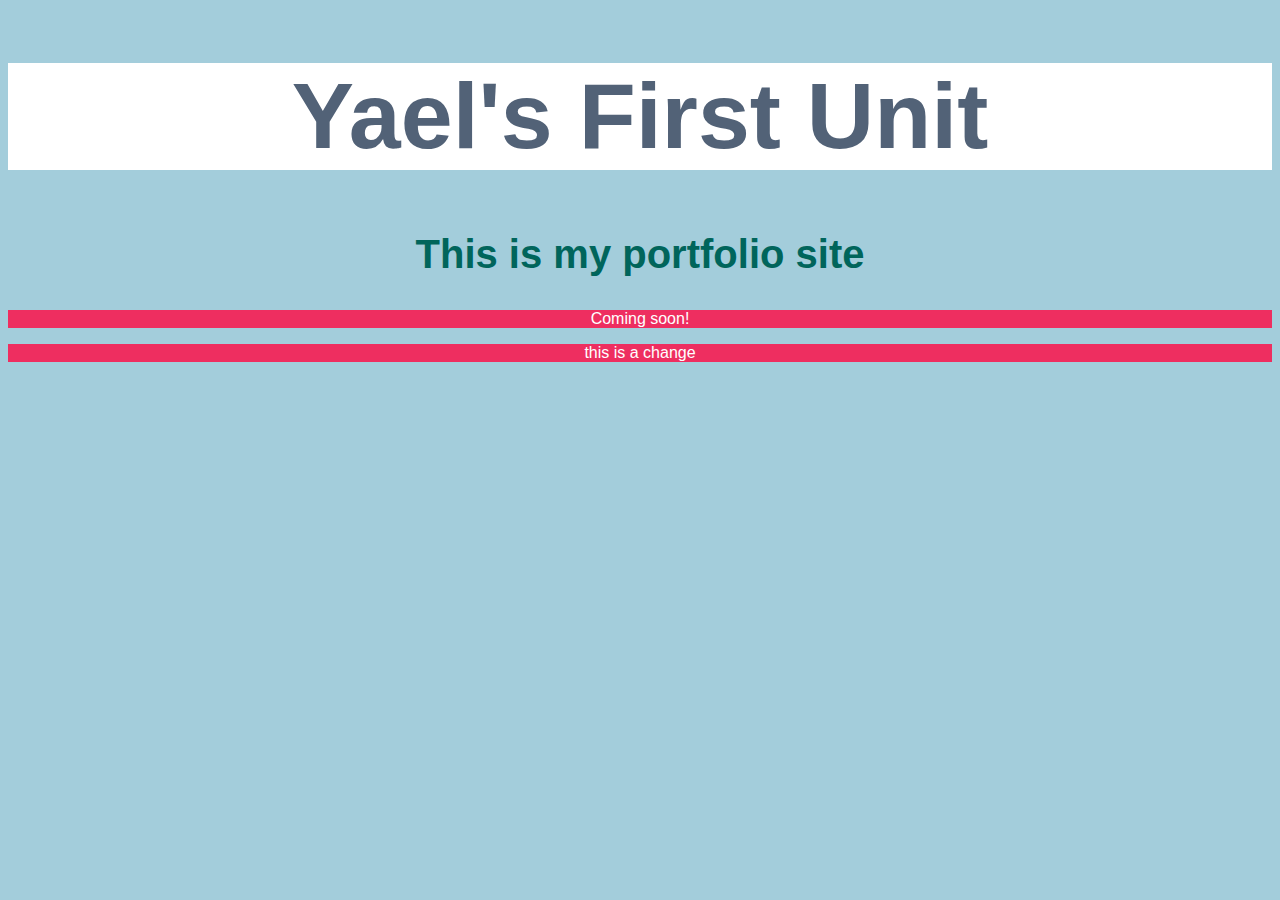
<file: unit_1/index.html>
<!DOCTYPE html>
<html>
<head>
	<link rel="stylesheet" type="text/css" href="css/style.css"> 
	<title>Yael Tur-Shalom</title>
	<meta charset="utf-8">
</head>
<body>
	<h1>Yael's First Unit</h1>
	<h2>This is my portfolio site</h2>
	<p>Coming soon!</p>
	<p>this is a change</p>
</body>
</html>
</file>
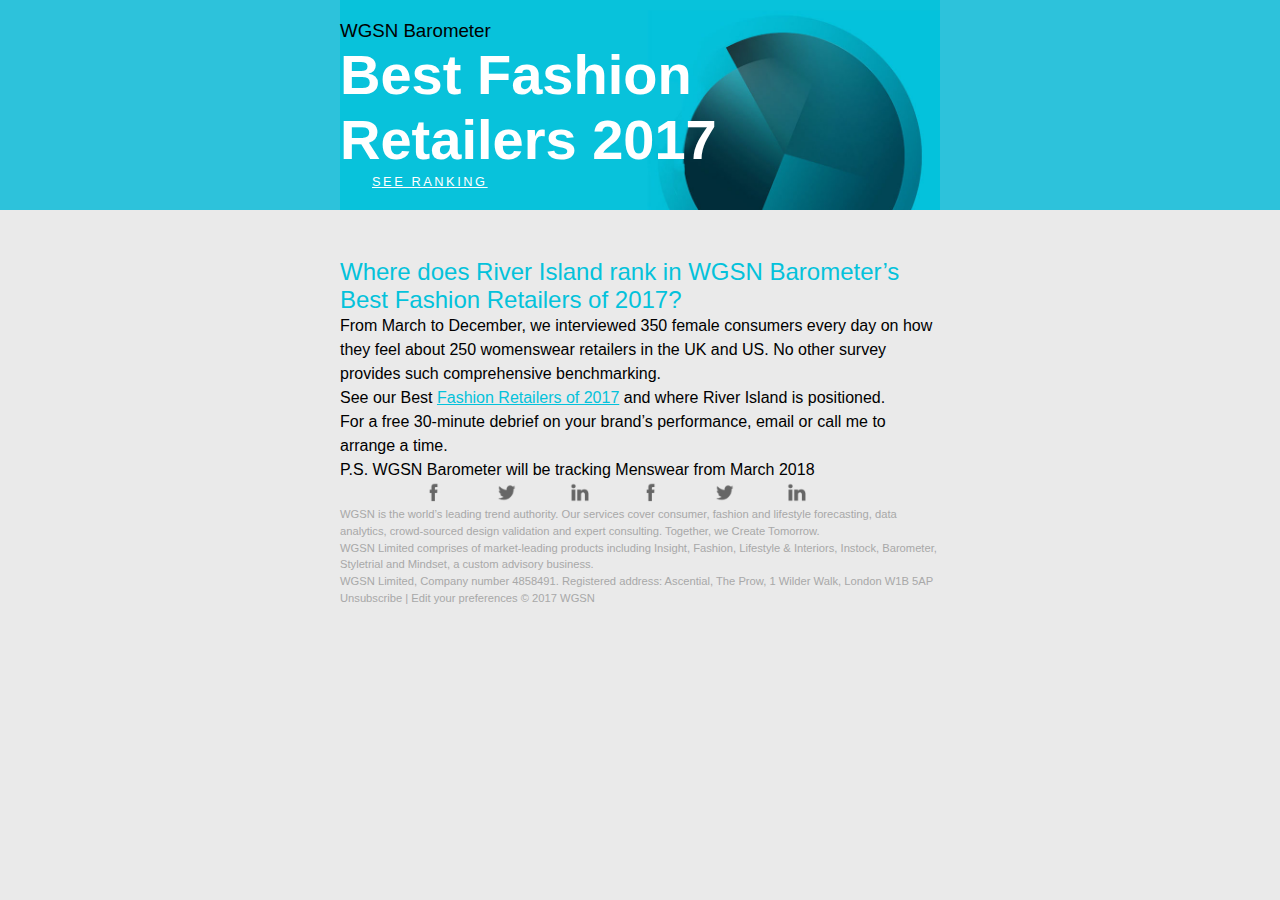
<file: unit_10/Best-Fashion-Retailers/index.html>
<!DOCTYPE html>
<html>
<head>

		<!-- Basic Page Needs
		  –––––––––––––––––––––––––––––––––––––––––––––––––– -->
		<meta charset="utf-8">
		<html lang="en">
		<link rel="stylesheet" type="text/css" href="css/style.css">
		<title>Best Fashion Retailers 2017 - winners and losers</title>
		<!--[if lt IE 9]>
	    <script src="bower_components/html5shiv/dist/html5shiv.js"></script>
	    <![endif]-->


		<!-- Mobile Specific Metas
		–––––––––––––––––––––––––––––––––––––––––––––––––– -->
		<meta name="viewport" content="width=device-width, initial-scale=1">

		<!-- FONT
		–––––––––––––––––––––––––––––––––––––––––––––––––– -->
		<link href="//fonts.googleapis.com/css?family=Raleway:400,300,600" rel="stylesheet" type="text/css">

</head>


<body>
	<header>
		<div id="part">
			<h3><strong>WGSN</strong> Barometer</h3>
			<!-- <img src="https://yaelt.github.io/unit_10/Best-Fashion-Retailers/Images/hero.jpg"> -->
			<h1>Best Fashion <br> Retailers 2017</h1>
			<a href="https://lp.wgsn.com/barometer-uk-best-of-fahion-retailer-2017.html?utm_source=marketing-email&utm_medium=email&utm_campaign=barometer-best-of-2017&mkt_tok=eyJpIjoiWmpSaFpXSTVaVGxoTURkaCIsInQiOiJRQ3RPUTNCbGVQT3BFVUI2UldqTVRkbVV2SkNIc1B3aHltZG1Geng0MDB2eDNpbkl5OGRoUjZXUjJNY2FpT0xCRkZ0SDA4bEg2eGJuTEJPUjRxbnZYQT09In0%3D" title="Best UK Fashion Retailers 2017" alt="Best UK Fashion Retailers 2017" target="_blank">See Ranking</a>
		</div>
	</header>
	<main>
		<h2>Where does River Island rank in WGSN Barometer’s Best Fashion Retailers of 2017?</h2>
		
		<p> From March to December, we interviewed 350 female consumers every day on how they feel about 250 womenswear retailers in the UK and US. No other survey provides such comprehensive benchmarking.</p>

		<p>See our Best <a href="https://lp.wgsn.com/barometer-uk-best-of-fahion-retailer-2017.html?utm_source=marketing-email&utm_medium=email&utm_campaign=barometer-best-of-2017&mkt_tok=eyJpIjoiWmpSaFpXSTVaVGxoTURkaCIsInQiOiJRQ3RPUTNCbGVQT3BFVUI2UldqTVRkbVV2SkNIc1B3aHltZG1Geng0MDB2eDNpbkl5OGRoUjZXUjJNY2FpT0xCRkZ0SDA4bEg2eGJuTEJPUjRxbnZYQT09In0%3D" title="Best UK Fashion Retailers 2017" alt="Best UK Fashion Retailers 2017" target="_blank">Fashion Retailers of 2017</a> and where River Island is positioned.</p>

		<p>For a free 30-minute debrief on your brand’s performance, email or call me to arrange a time.</p>
		<p>P.S. WGSN Barometer will be tracking Menswear from March 2018</p>

		<div id="social">
			<a href="https://www.facebook.com/WGSNofficial" target="_blank"><img src="Images/facebook.png" alt="facebook" width="20" height="20" border="0"></a>
			<a href="https://twitter.com/wgsn" target="_blank"><img src="Images/twitter.png" alt="twitter" width="20" height="20" border="0"></a>
			<a href="https://www.linkedin.com/company/wgsn/" target="_blank"><img src="Images/linkdin.png" alt="linkdin" width="20" height="20" border="0"></a>
			<a href="https://www.facebook.com/WGSNofficial" target="_blank"><img src="Images/facebook.png" alt="facebook" width="20" height="20" border="0"></a>
			<a href="https://twitter.com/wgsn" target="_blank"><img src="Images/twitter.png" alt="twitter" width="20" height="20" border="0"></a>
			<a href="https://www.linkedin.com/company/wgsn/" target="_blank"><img src="Images/linkdin.png" alt="linkdin" width="20" height="20" border="0"></a>
		</div>


	</main>
	<footer>

		<p>WGSN is the world’s leading trend authority. Our services cover consumer, fashion and lifestyle forecasting, data analytics, crowd-sourced design validation and expert consulting. Together, we Create Tomorrow. 

		<p>WGSN Limited comprises of market-leading products including Insight, Fashion, Lifestyle &amp; Interiors, Instock, Barometer, Styletrial and Mindset, a custom advisory business.</p>

		<p>WGSN Limited, Company number 4858491.
		Registered address: Ascential, The Prow, 1 Wilder Walk, London W1B 5AP</p>

		<p>Unsubscribe | Edit your preferences &copy; 2017 WGSN</p>
	</footer>
	

</body>
</html>
</file>
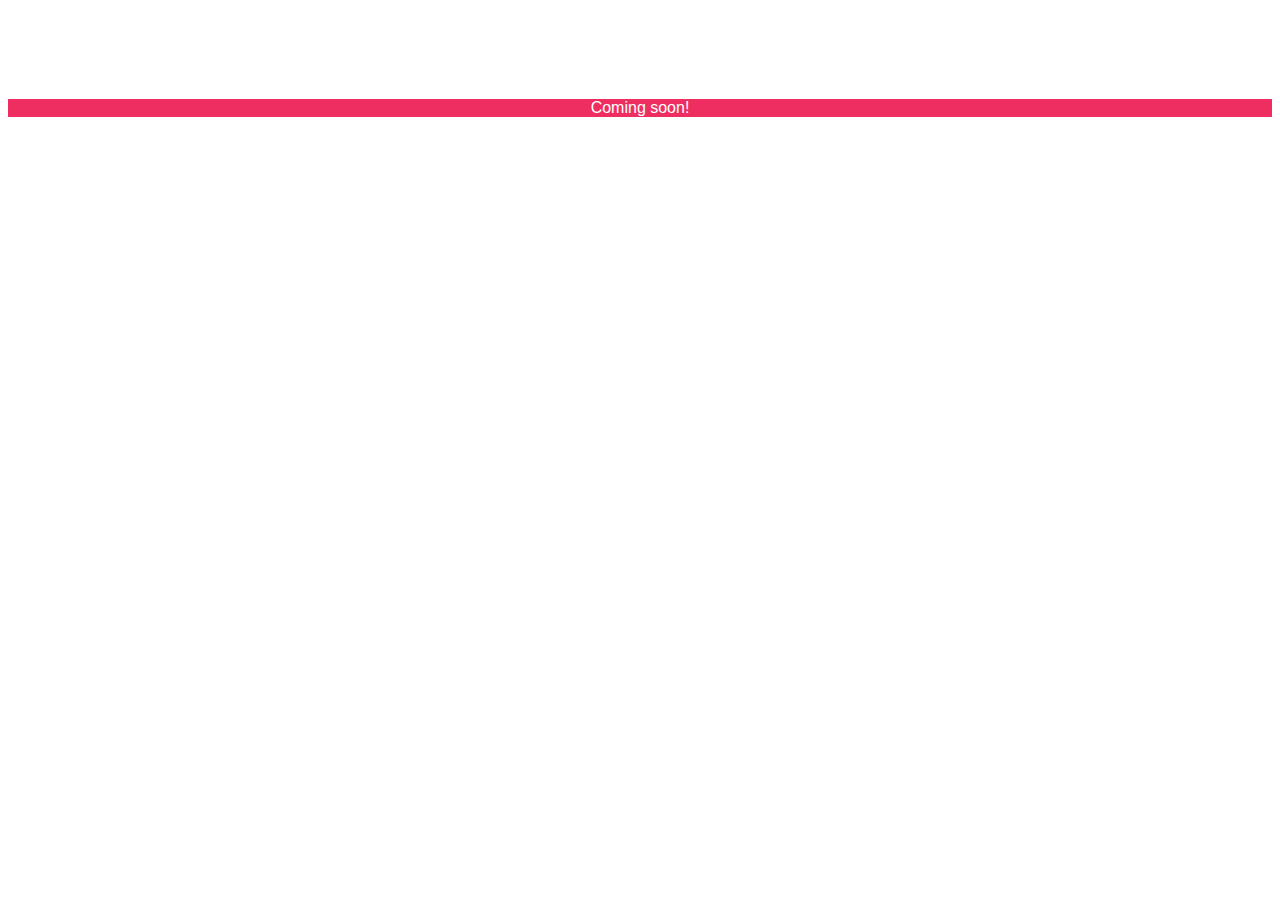
<file: unit_3/YTS/index.html>
<!DOCTYPE html>
<html>
<head>
	<title>Yael Tur-Shalom</title>
	<link rel="stylesheet" type="text/css" href="style.css">
</head>
<body>
	<h1>Yael Tur-Shalom</h1>
	<!-- <h2>This is my portfolio site</h2>  -->
	<p>Coming soon!</p> 

</body>
</html>
</file>
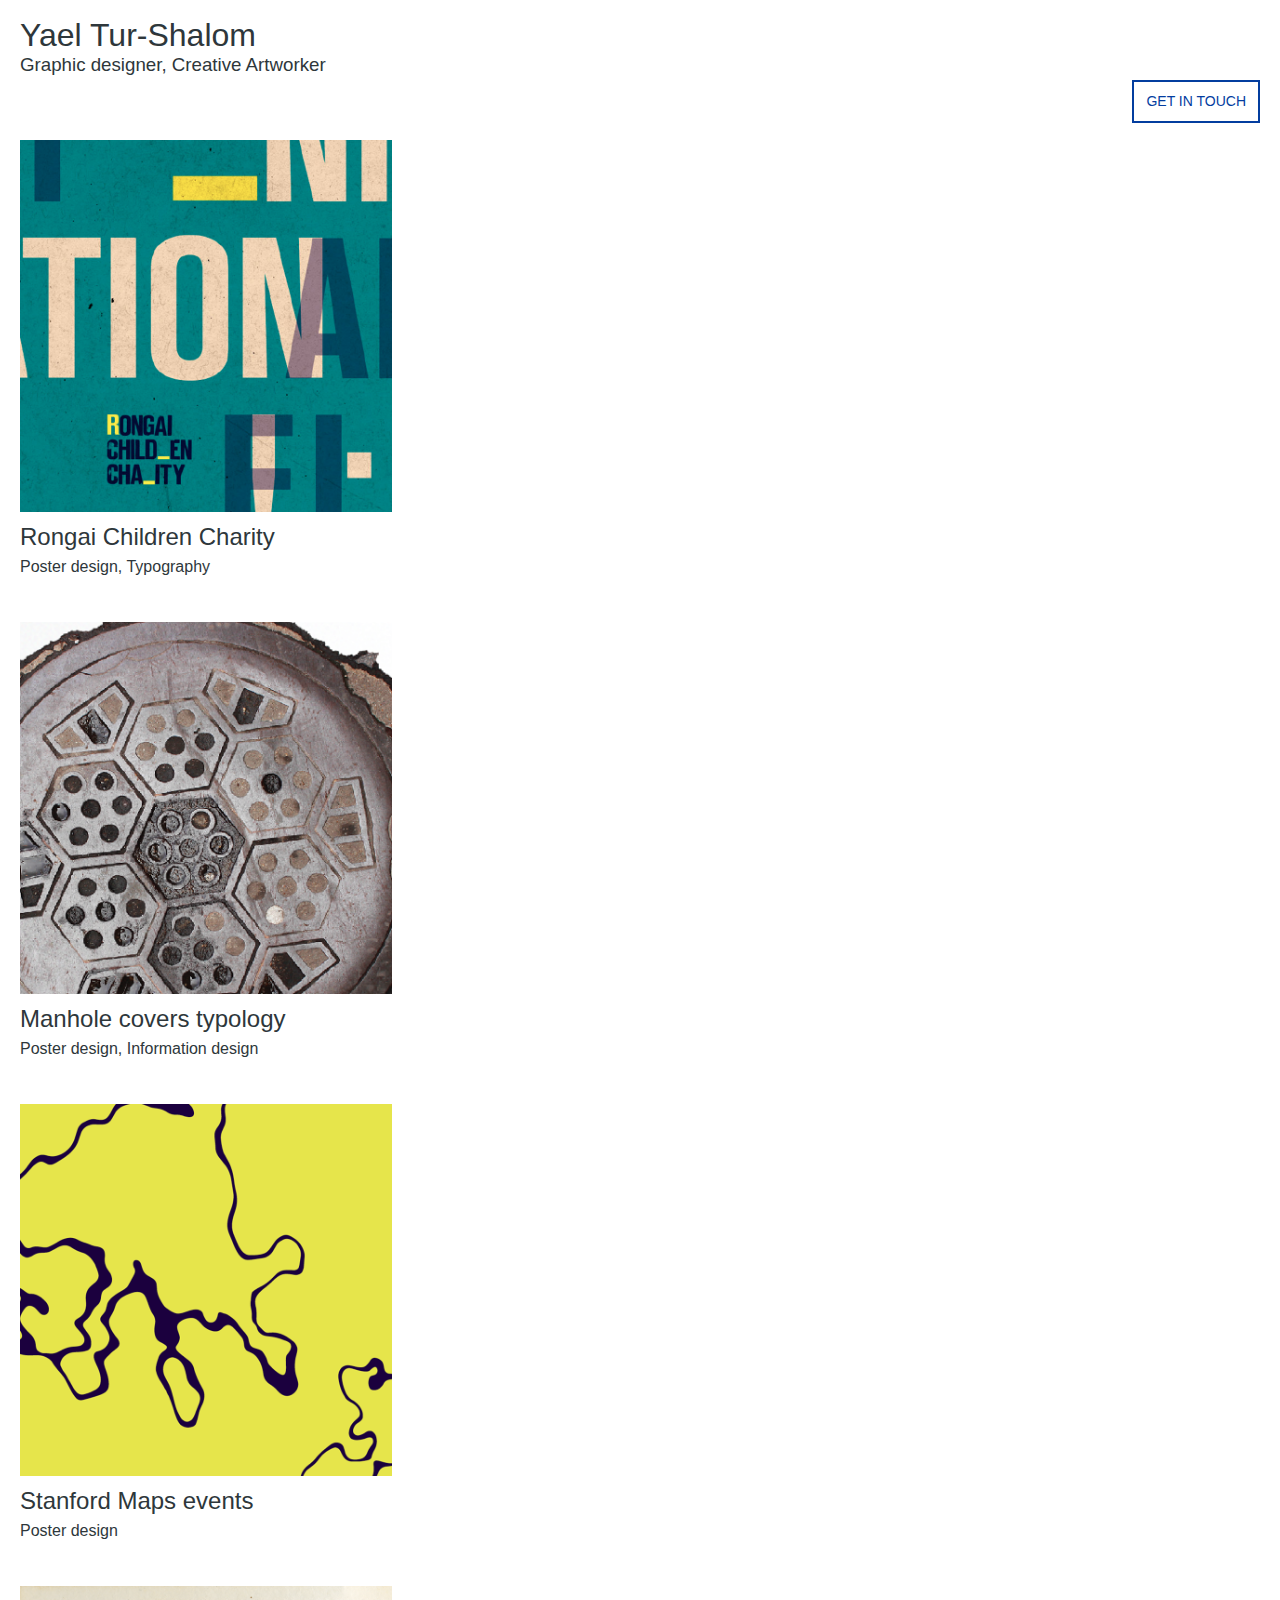
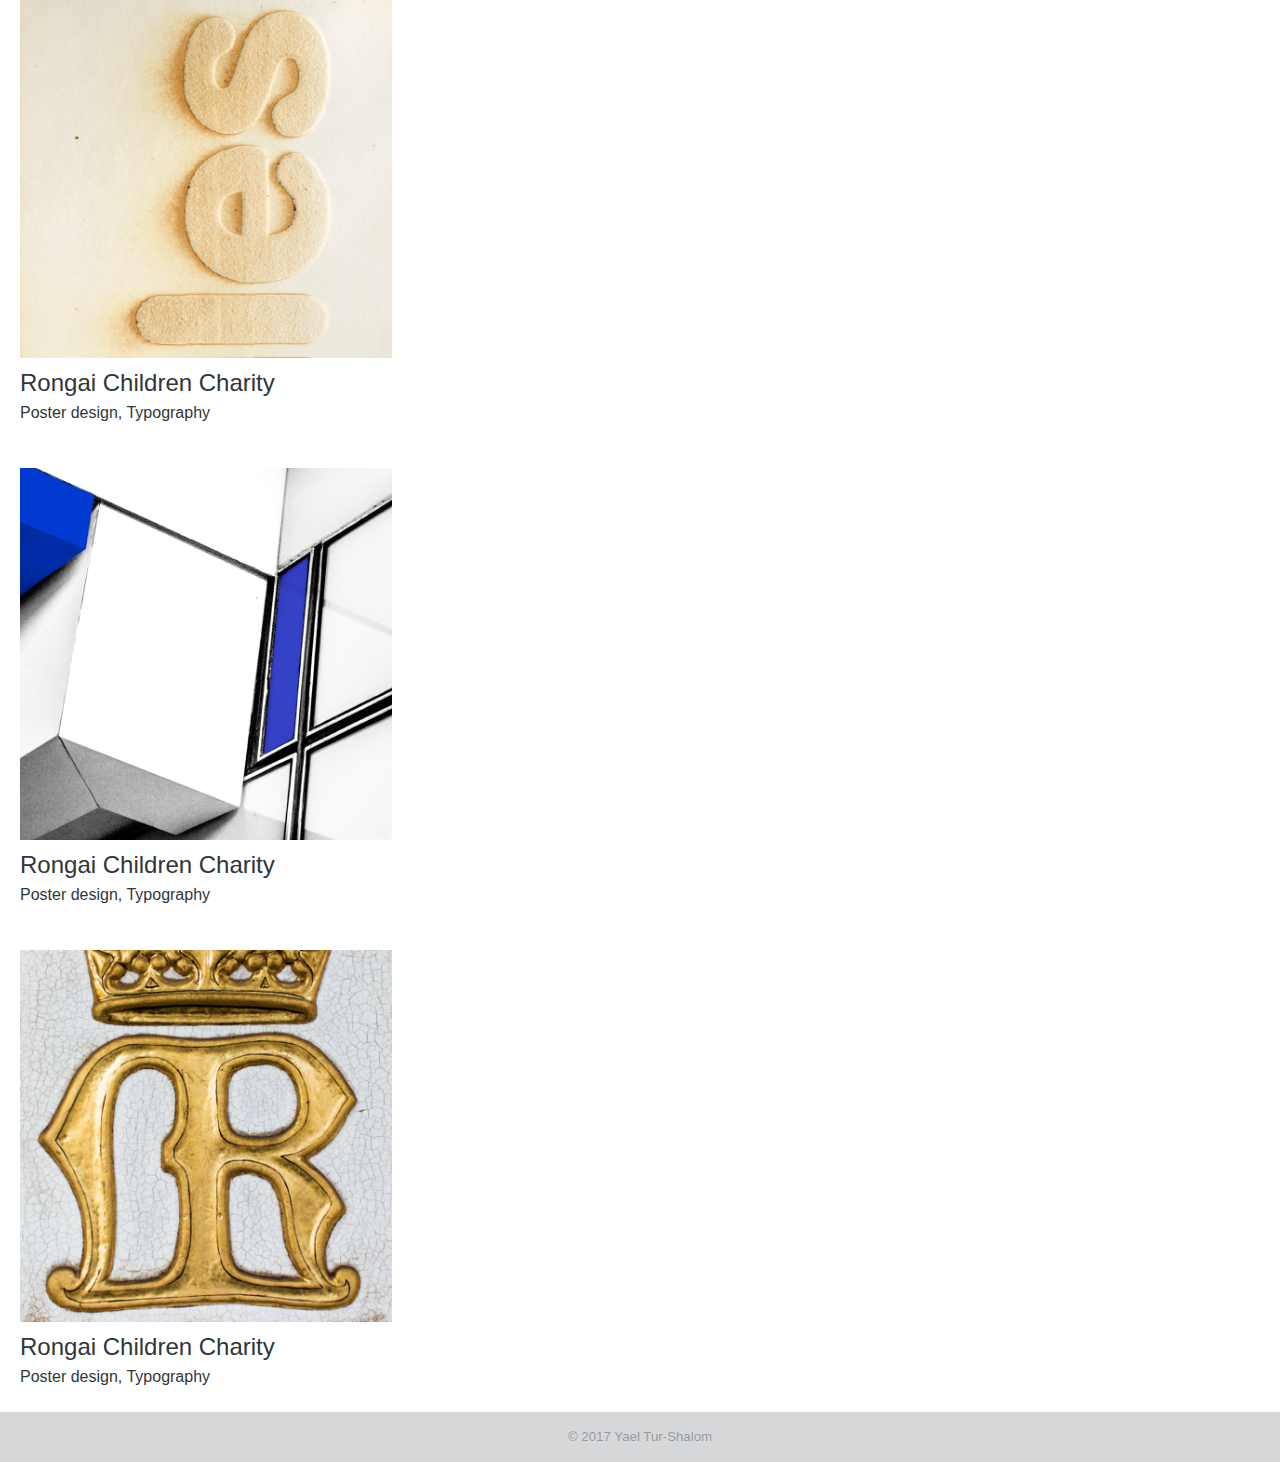
<file: unit_4/YTS/index.html>
<!DOCTYPE html>
<html>
<head>
	<title>Yael Tur-Shalom</title>
	<link rel="stylesheet" type="text/css" href="style.css">
</head>
<body>
<!-- <a href="#">Contact</a> -->
	<div id="wrapper">
		<header>
			<div>
				<H1>Yael Tur-Shalom</H1>
				<h3>Graphic designer, Creative Artworker</H3>
			</div>	

			<div>
				<nav>
					<a href="mailto:ytursha@gmail.com">Get in touch</a>
			</nav>
			</div>
		</header>

		<main>


		<section>
				<img src="images/thumbs/Rongai-Children-Charity_200x200.png" alt="RCC Poster" title="RCC Poster">
				<h2>Rongai Children Charity</h2>
				<P>Poster design, Typography</P>
		</section>		

		<section>
				<img src="images/thumbs/Manhole-covers-typology_200x200.png" alt="Manhole Cover Typology" title="Manhole Cover Typology">
				<h2>Manhole covers typology</h2>
				<P>Poster design, Information design</P>
		</section>		

		<section>

				<img src="images/thumbs/Stanford-Maps-events-posters_200x200.png" alt="Stanford-Maps-events-posters_200x200" title="Stanford Maps Poster">
				<h2>Stanford Maps events</h2>
				<P>Poster design</P>
		</section>

		<section>
				<img src="images/thumbs/Aphorisms_200x200.png" alt="Aphorisms" title="Aphorisms">
				<h2>Rongai Children Charity</h2>
				<P>Poster design, Typography</P>
		</section>		

				
		<section>
				<img src="images/thumbs/UrbanAbstraction_200x200.png" alt="Urban Abstraction" title="Urban Abstraction">
				<h2>Rongai Children Charity</h2>
				<P>Poster design, Typography</P>
		</section>	

				
		<section>
				<img src="images/thumbs/Visualsummary_200x200.png" alt="Visual Summary" title="Visual Summary">
				<h2>Rongai Children Charity</h2>
				<P>Poster design, Typography</P>
		</section>	

		</main>


		<footer>
			 <h5>&copy; 2017 Yael Tur-Shalom</h5>
		</footer>

	</div>

</body>
</html>

<!-- <div class="row"> 
  <div class="column">
    <img src="images/thumbs/r">
    <img src="rocks.jpg">
    <img src="falls2.jpg">
    <img src="paris.jpg">
    <img src="nature.jpg">
    <img src="mist.jpg">
    <img src="paris.jpg">
  </div>
  <div class="column">
    <img src="underwater.jpg">
    <img src="ocean.jpg">
    <img src="wedding.jpg">
    <img src="mountainskies.jpg">
    <img src="rocks.jpg">
    <img src="underwater.jpg">
  </div> 
  <div class="column">
    <img src="wedding.jpg">
    <img src="rocks.jpg">
    <img src="falls2.jpg">
    <img src="paris.jpg">
    <img src="nature.jpg">
    <img src="mist.jpg">
    <img src="paris.jpg">
  </div>
  <div class="column">
    <img src="underwater.jpg">
    <img src="ocean.jpg">
    <img src="wedding.jpg">
    <img src="mountainskies.jpg">
    <img src="rocks.jpg">
    <img src="underwater.jpg">
  </div>
</div>

 -->
</file>
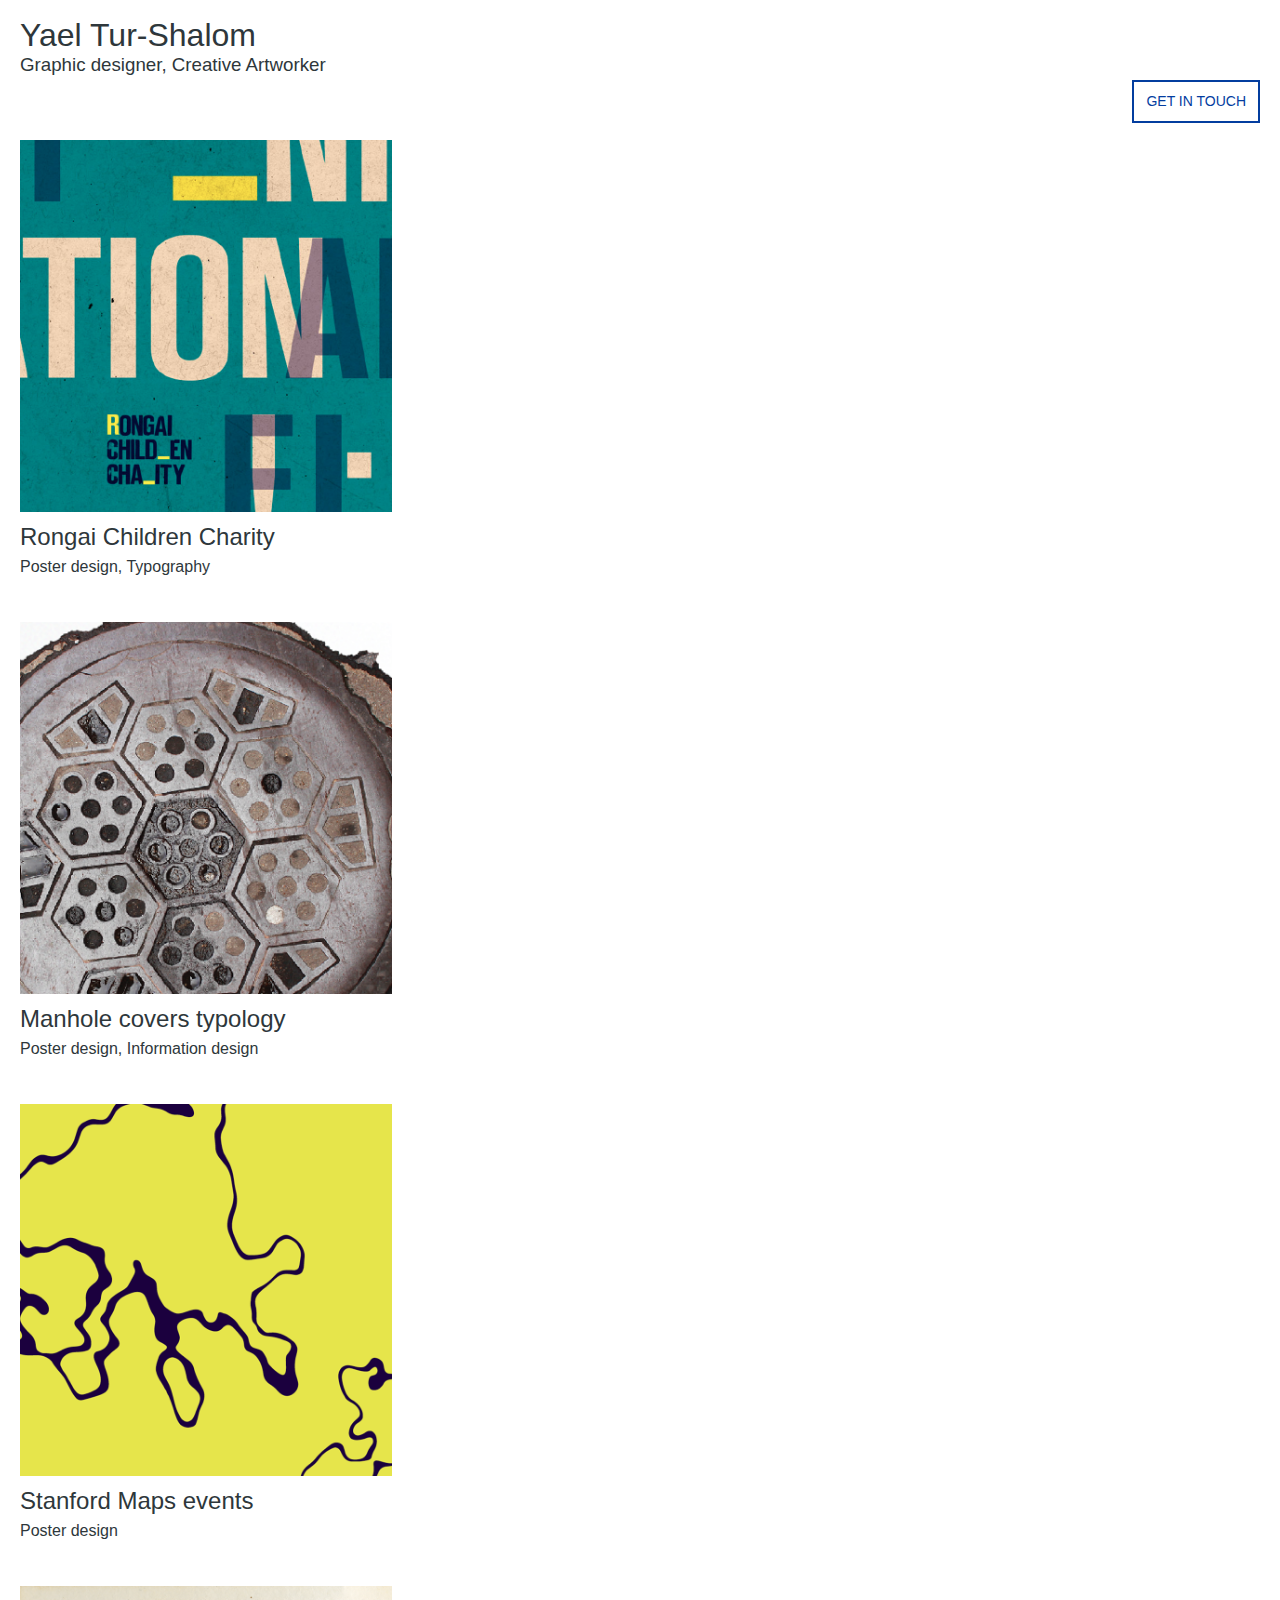
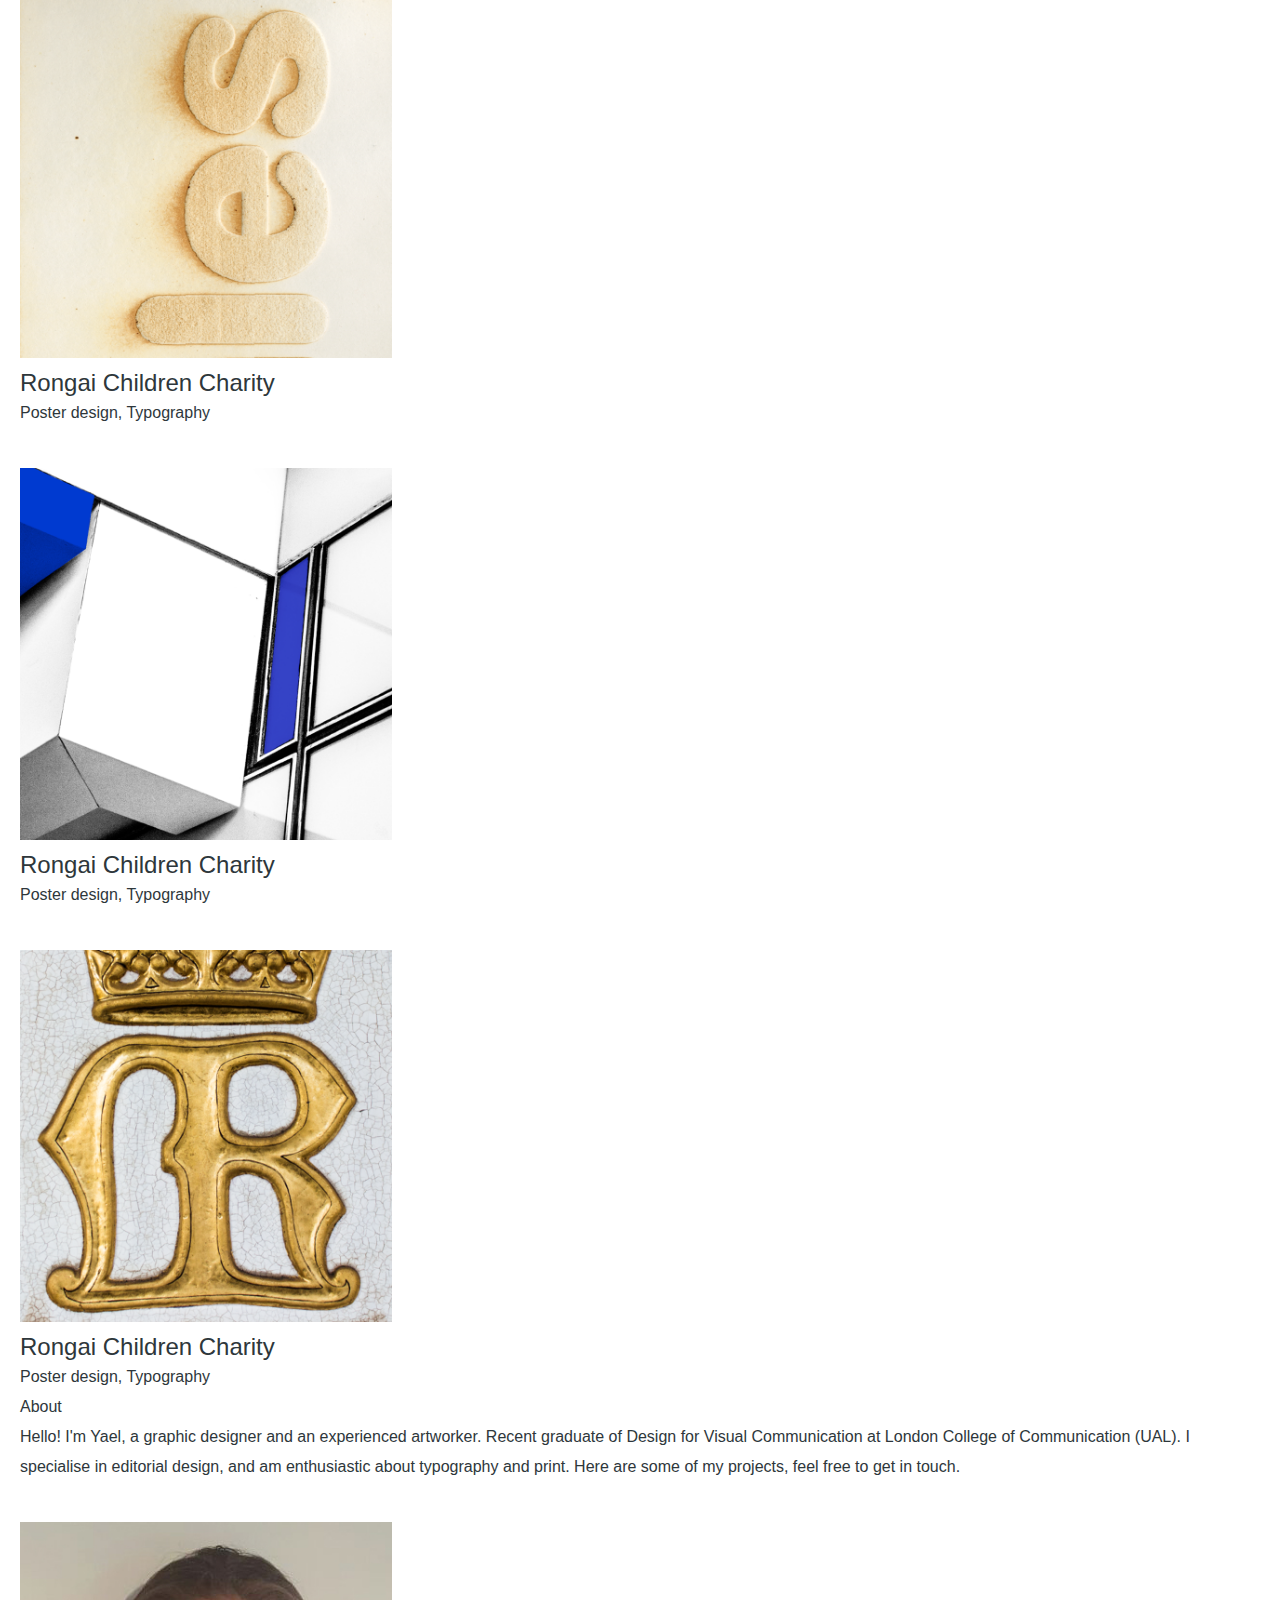
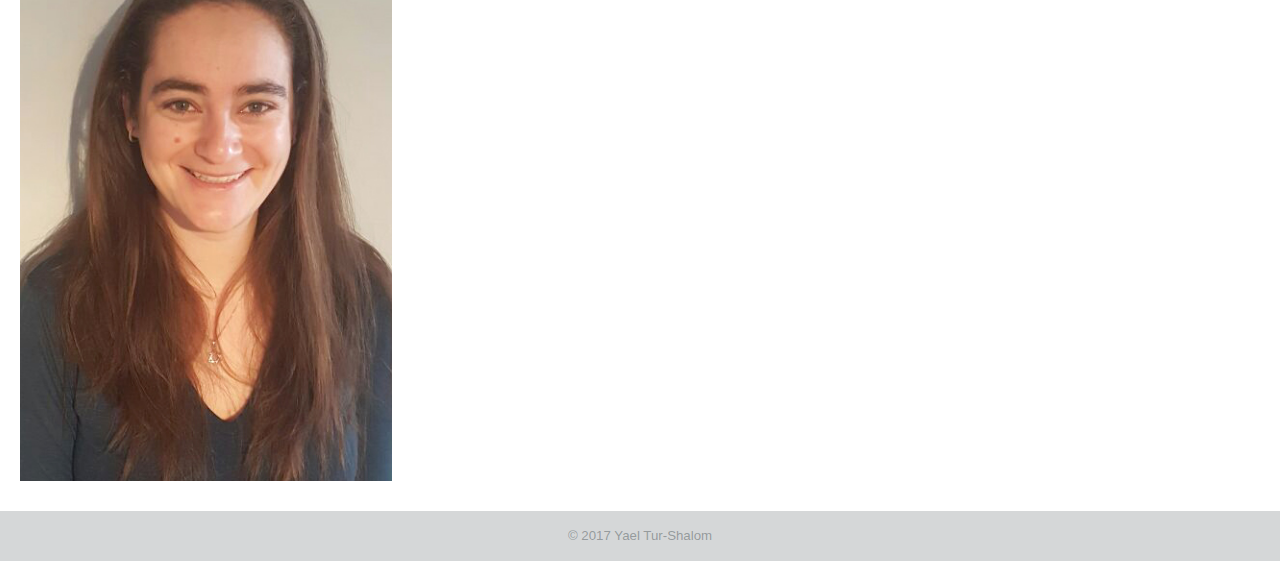
<file: unit_4/YTS2/index.html>
<!DOCTYPE html>
<html>
<head>
	<title>Yael Tur-Shalom</title>
	<link rel="stylesheet" type="text/css" href="style.css">
</head>
<body>
<!-- <a href="#">Contact</a> -->
	<div id="wrapper">
		<header>
			<div>
				<H1>Yael Tur-Shalom</H1>
				<h3>Graphic designer, Creative Artworker</H3>
			</div>	

			<div>
				<nav>
					<a href="mailto:ytursha@gmail.com">Get in touch</a>
			</nav>
			</div>
		</header>

		<main>

			<section id="projects">
				<section>
						<img src="images/thumbs/Rongai-Children-Charity_200x200.png" alt="RCC Poster" title="RCC Poster">
						<h2>Rongai Children Charity</h2>
						<P>Poster design, Typography</P>
				</section>		

				<section>
						<img src="images/thumbs/Manhole-covers-typology_200x200.png" alt="Manhole Cover Typology" title="Manhole Cover Typology">
						<h2>Manhole covers typology</h2>
						<P>Poster design, Information design</P>
				</section>		

				<section>

						<img src="images/thumbs/Stanford-Maps-events-posters_200x200.png" alt="Stanford-Maps-events-posters_200x200" title="Stanford Maps Poster">
						<h2>Stanford Maps events</h2>
						<P>Poster design</P>
				</section>

				<section>
						<img src="images/thumbs/Aphorisms_200x200.png" alt="Aphorisms" title="Aphorisms">
						<h2>Rongai Children Charity</h2>
						<P>Poster design, Typography</P>
				</section>		

						
				<section>
						<img src="images/thumbs/UrbanAbstraction_200x200.png" alt="Urban Abstraction" title="Urban Abstraction">
						<h2>Rongai Children Charity</h2>
						<P>Poster design, Typography</P>
				</section>	

						
				<section>
						<img src="images/thumbs/Visualsummary_200x200.png" alt="Visual Summary" title="Visual Summary">
						<h2>Rongai Children Charity</h2>
						<P>Poster design, Typography</P>
				</section>	
			</section>
			<section id="about me">
				<h4>About</h4>
				<p><b>Hello!</b> I'm Yael, a graphic designer and an experienced artworker. Recent graduate of Design for Visual Communication at London College of Communication (UAL). I specialise in editorial design, and am enthusiastic about typography and print. Here are some of my projects, feel free to get in touch.</p>
				<img src="images/YTScopy.jpg" alt="Yael-picture" title="Yael-picture" width="50px">

			</section>
		</main>


		<footer>
			 <h5>&copy; 2017 Yael Tur-Shalom</h5>
		</footer>

	</div>

</body>
</html>
</file>
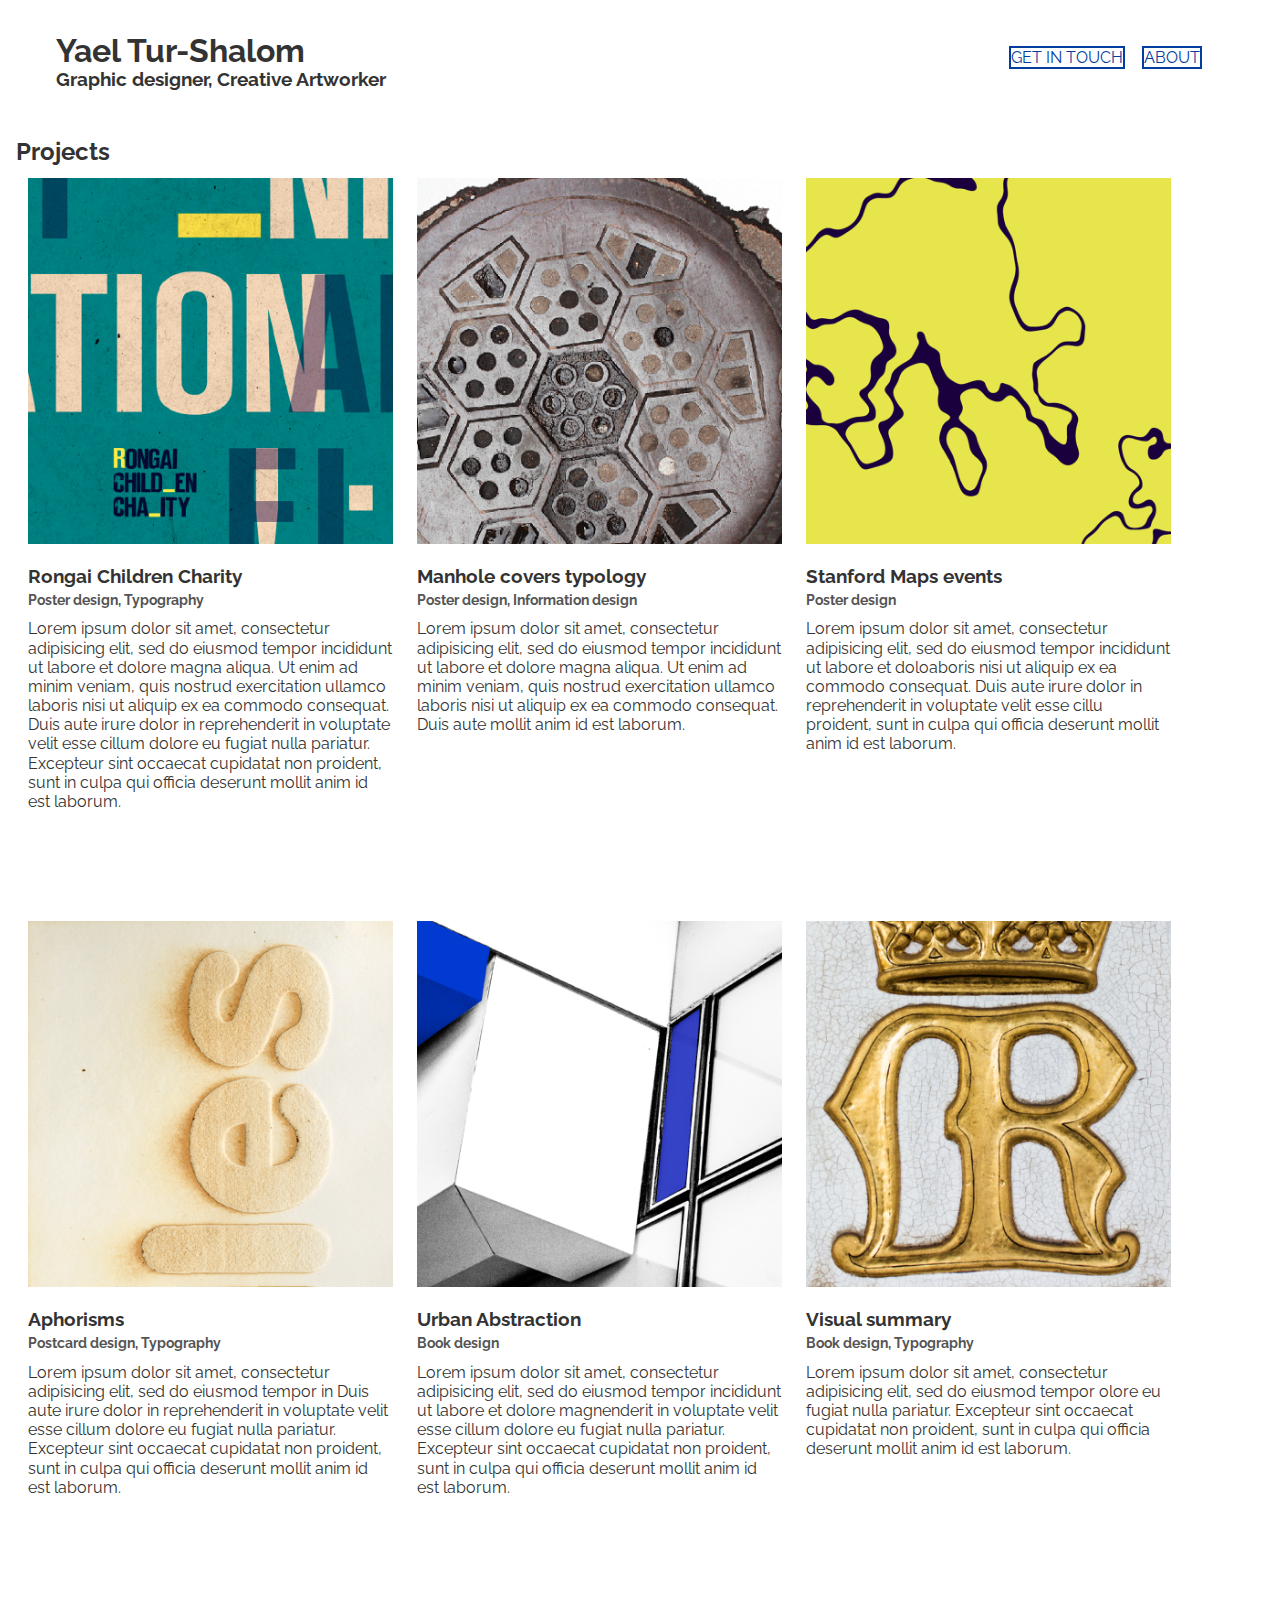
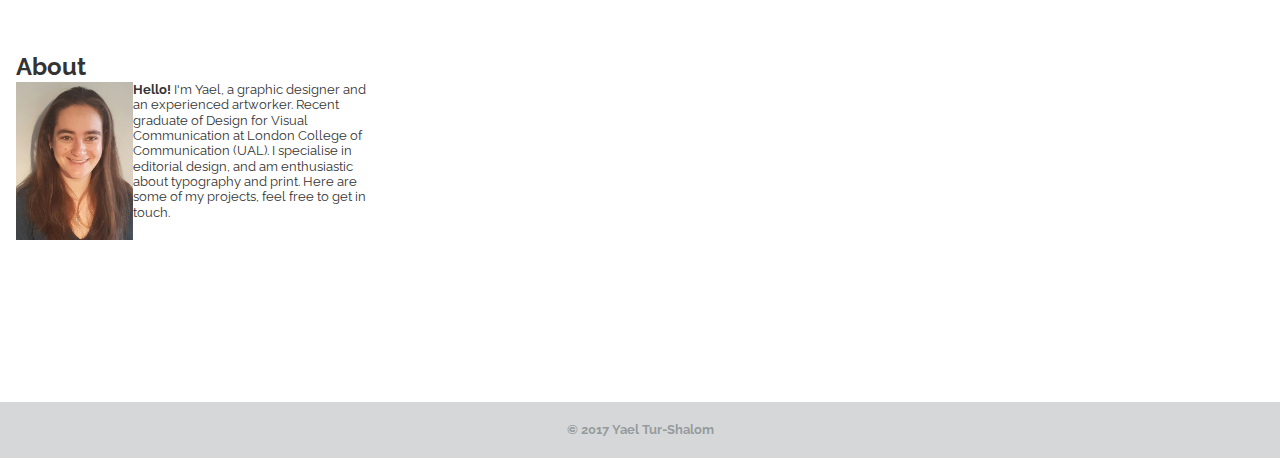
<file: unit_5/YTS3/index.html>
<!DOCTYPE html>
<html>
<head>
	<title>Yael Tur-Shalom</title>
	<link rel="stylesheet" type="text/css" href="css/style.css">
</head>
<body>

		<header>
				<nav>
					<a href="mailto:ytursha@gmail.com">Get in touch</a>
					<a href="#">About</a>
				</nav>
				<H1>Yael Tur-Shalom</H1>
				<h3>Graphic designer, Creative Artworker</H3>
				

		</header>
		
		<main>

		<section id="section1">
			<h2>Projects</h2>
				<div class="projects clearfix">
					<section class="part">
							<img src="images/thumbs/Rongai-Children-Charity_200x200.png" alt="RCC Poster" title="RCC Poster">
							<h3>Rongai Children Charity</h3>
							<h4>Poster design, Typography</h4>
							<p>Lorem ipsum dolor sit amet, consectetur adipisicing elit, sed do eiusmod
							tempor incididunt ut labore et dolore magna aliqua. Ut enim ad minim veniam,
							quis nostrud exercitation ullamco laboris nisi ut aliquip ex ea commodo
							consequat. Duis aute irure dolor in reprehenderit in voluptate velit esse
							cillum dolore eu fugiat nulla pariatur. Excepteur sint occaecat cupidatat non
							proident, sunt in culpa qui officia deserunt mollit anim id est laborum.</p>
					</section>		

					<section class="part">
							<img src="images/thumbs/Manhole-covers-typology_200x200.png" alt="Manhole Cover Typology" title="Manhole Cover Typology">
							<h3>Manhole covers typology</h3>
							<h4>Poster design, Information design</h4>
							<p>Lorem ipsum dolor sit amet, consectetur adipisicing elit, sed do eiusmod
							tempor incididunt ut labore et dolore magna aliqua. Ut enim ad minim veniam,
							quis nostrud exercitation ullamco laboris nisi ut aliquip ex ea commodo
							consequat. Duis aute  mollit anim id est laborum.</p>
					</section>		

					<section class="part">

							<img src="images/thumbs/Stanford-Maps-events-posters_200x200.png" alt="Stanford-Maps-events-posters_200x200" title="Stanford Maps Poster">
							<h3>Stanford Maps events</h3>
							<h4>Poster design</h4>
							<p>Lorem ipsum dolor sit amet, consectetur adipisicing elit, sed do eiusmod
							tempor incididunt ut labore et doloaboris nisi ut aliquip ex ea commodo
							consequat. Duis aute irure dolor in reprehenderit in voluptate velit esse
							cillu
							proident, sunt in culpa qui officia deserunt mollit anim id est laborum.</p>
					</section>

					<section class="part">
							<img src="images/thumbs/Aphorisms_200x200.png" alt="Aphorisms" title="Aphorisms">
							<h3>Aphorisms</h3>
							<h4>Postcard design, Typography</h4>
							<p>Lorem ipsum dolor sit amet, consectetur adipisicing elit, sed do eiusmod
							tempor in Duis aute irure dolor in reprehenderit in voluptate velit esse
							cillum dolore eu fugiat nulla pariatur. Excepteur sint occaecat cupidatat non
							proident, sunt in culpa qui officia deserunt mollit anim id est laborum.</p>
					</section>		

							
					<section class="part">
							<img src="images/thumbs/UrbanAbstraction_200x200.png" alt="Urban Abstraction" title="Urban Abstraction">
							<h3>Urban Abstraction</h3>
							<h4>Book design</h4>
							<p>Lorem ipsum dolor sit amet, consectetur adipisicing elit, sed do eiusmod
							tempor incididunt ut labore et dolore magnenderit in voluptate velit esse
							cillum dolore eu fugiat nulla pariatur. Excepteur sint occaecat cupidatat non
							proident, sunt in culpa qui officia deserunt mollit anim id est laborum.</p>
					</section>	

							
					<section class="part">
							<img src="images/thumbs/Visualsummary_200x200.png" alt="Visual Summary" title="Visual Summary">
							<h3>Visual summary</h3>
							<h4>Book design, Typography</h4>
							<p>Lorem ipsum dolor sit amet, consectetur adipisicing elit, sed do eiusmod
							tempor olore eu fugiat nulla pariatur. Excepteur sint occaecat cupidatat non
							proident, sunt in culpa qui officia deserunt mollit anim id est laborum.</p>
					</section>	
				</div>
		</section>

		<section id="section2">
				<h2>About</h2>
				<div class="about clearfix">
					<img src="images/YTScopy.jpg" alt="Yael-picture" title="Yael-picture" width="50px">
				
				
					<p><b>Hello!</b> I'm Yael, a graphic designer and an experienced artworker. Recent graduate of Design for Visual Communication at London College of Communication (UAL). I specialise in editorial design, and am enthusiastic about typography and print. Here are some of my projects, feel free to get in touch.</p>
			
					<iframe src="https://www.google.com/maps/embed?pb=!1m18!1m12!1m3!1d2483.14274195248!2d-0.13868378404570983!3d51.51059717963569!2m3!1f0!2f0!3f0!3m2!1i1024!2i768!4f13.1!3m3!1m2!1s0x487604d41619464b%3A0x19f401d68b58e27f!2s3%2C+20+Air+St%2C+Soho%2C+London+W1B+5DL!5e0!3m2!1sen!2suk!4v1522150171724" width="66%" height="300" frameborder="0" style="border:0" allowfullscreen></iframe>
			</div>	
				
		</section>

		</main>
		<footer>
			 <h5>&copy; 2017 Yael Tur-Shalom</h5>
		</footer>


</body>
</html>
</file>
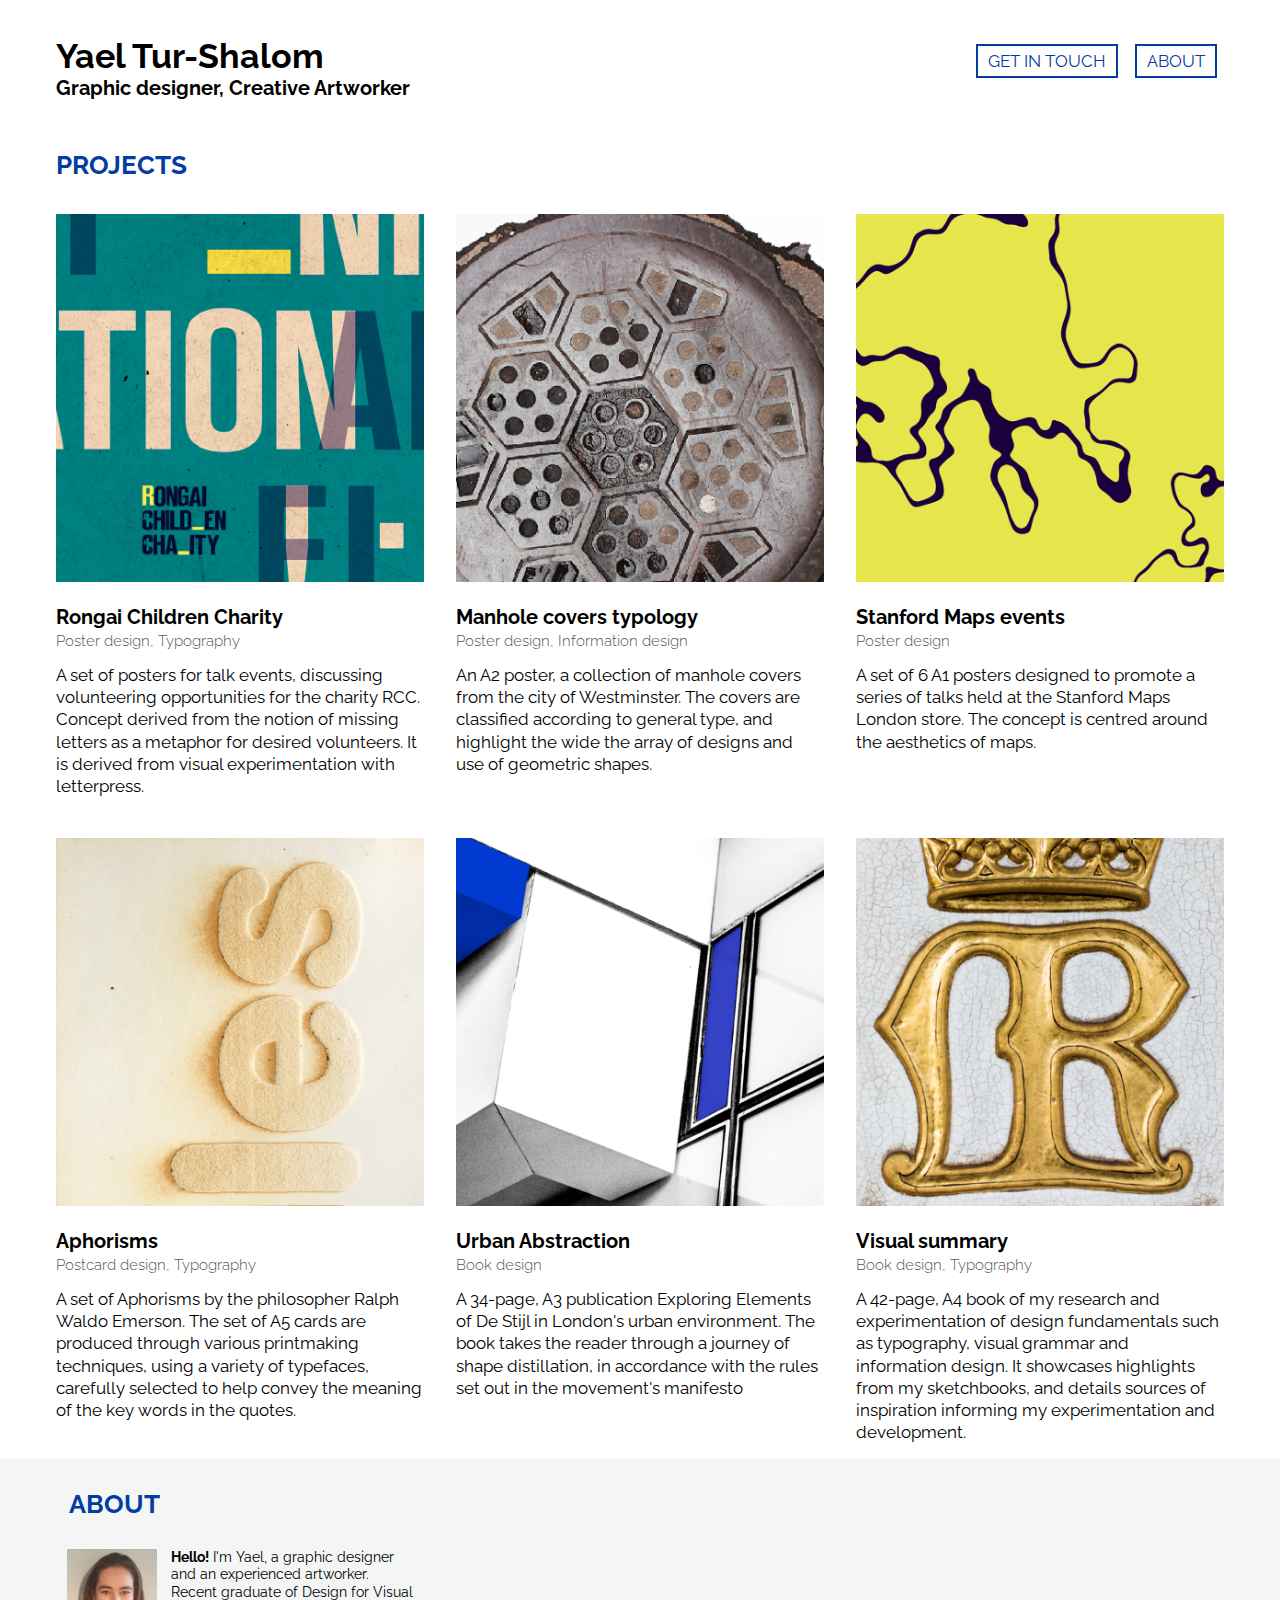
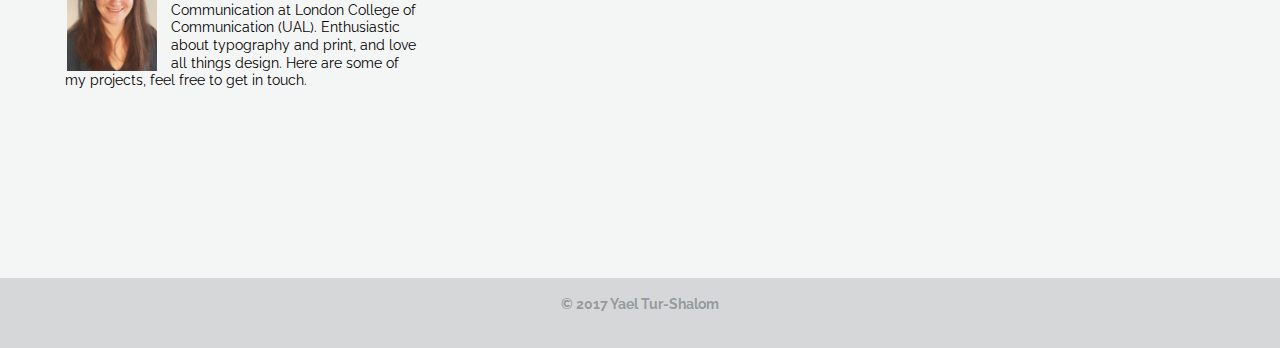
<file: unit_8/YTS4/index.html>
<!DOCTYPE html>
<html>
<head>
	<title>Yael Tur-Shalom</title>
	<meta name="viewport" content="width=device-width, initial-scale=1">
	<link rel="stylesheet" type="text/css" href="css/style.css">
	        <!--[if lt IE 9]>
            <script src="bower_components/html5shiv/dist/html5shiv.js"></script>
        <![endif]-->
</head>
<body>

		<header>
				<nav>
					<a href="mailto:ytursha@gmail.com">Get in touch</a>
					<a href="#">About</a>
				</nav>
				<H1>Yael Tur-Shalom</H1>
				<h3>Graphic designer, Creative Artworker</H3>
				

		</header>
		
		<main>

		<section id="section1">
			<h2>Projects</h2>
				<div class="projects clearfix">
					<section class="part">
							<img src="images/thumbs/Rongai-Children-Charity_200x200.png" alt="RCC Poster" title="RCC Poster">
							<h3>Rongai Children Charity</h3>
							<h4>Poster design, Typography</h4>
							<p>A set of posters for talk events, discussing volunteering opportunities for the charity RCC. Concept derived from the notion of missing letters as a metaphor for desired volunteers. It is derived from visual experimentation with letterpress.</p>
							<hr>
					</section>		

					<section class="part">
							<img src="images/thumbs/Manhole-covers-typology_200x200.png" alt="Manhole Cover Typology" title="Manhole Cover Typology">
							<h3>Manhole covers typology</h3>
							<h4>Poster design, Information design</h4>
							<p>An A2 poster, a collection of manhole covers from the city of Westminster. The covers are classified according to general type, and highlight the wide the array of designs and use of geometric shapes.</p>
							<hr>
					</section>		

					<section class="part">

							<img src="images/thumbs/Stanford-Maps-events-posters_200x200.png" alt="Stanford-Maps-events-posters_200x200" title="Stanford Maps Poster">
							<h3>Stanford Maps events</h3>
							<h4>Poster design</h4>
							<p>A set of 6 A1 posters designed to promote a series of talks held at the Stanford Maps London store. The concept is centred around the aesthetics of maps.</p>
							<hr>
					</section>

					<section class="part">
							<img src="images/thumbs/Aphorisms_200x200.png" alt="Aphorisms" title="Aphorisms">
							<h3>Aphorisms</h3>
							<h4>Postcard design, Typography</h4>
							<p>A set of Aphorisms by the philosopher Ralph Waldo Emerson. The set of A5 cards are produced through various printmaking techniques, using a variety of typefaces, carefully selected to help convey the meaning of the key words in the quotes.</p>
							<hr>
					</section>		

							
					<section class="part">
							<img src="images/thumbs/UrbanAbstraction_200x200.png" alt="Urban Abstraction" title="Urban Abstraction">
							<h3>Urban Abstraction</h3>
							<h4>Book design</h4>
							<p>A 34-page, A3 publication Exploring Elements of De Stijl in London's urban environment. The book takes the reader through a journey of shape distillation, in accordance with the rules set out in the movement's manifesto</p>
							<hr>
					</section>	

							
					<section class="part">
							<img src="images/thumbs/Visualsummary_200x200.png" alt="Visual Summary" title="Visual Summary">
							<h3>Visual summary</h3>
							<h4>Book design, Typography</h4>
							<p>A 42-page, A4 book of my research and experimentation of design fundamentals such as typography, visual grammar and information design. It showcases highlights from my sketchbooks, and details sources of inspiration informing my experimentation and development.</p>
							<hr>
					</section>	
				</div>
		</section>
		</main>
		<aside>
		<section id="section2" class="clearfix">
			
			<h2>About</h2>
			<div class="yts">
				<p><img src="images/YTScopy.jpg" alt="Yael-picture" title="Yael-picture"> 
				<b>Hello!</b> I'm Yael, a graphic designer and an experienced artworker. Recent graduate of Design for Visual Communication at London College of Communication (UAL). Enthusiastic about typography and print, and love all things design. Here are some of my projects, feel free to get in touch.</p>

			</div>
			<div class="location">
				<iframe src="https://www.google.com/maps/embed?pb=!1m18!1m12!1m3!1d2483.14274195248!2d-0.13868378404570983!3d51.51059717963569!2m3!1f0!2f0!3f0!3m2!1i1024!2i768!4f13.1!3m3!1m2!1s0x487604d41619464b%3A0x19f401d68b58e27f!2s3%2C+20+Air+St%2C+Soho%2C+London+W1B+5DL!5e0!3m2!1sen!2suk!4v1522150171724" width="100%" height="300" frameborder="0" style="border:0" allowfullscreen></iframe>
			</div>

		</section>

		</aside>
		<footer>
			 <h5>&copy; 2017 Yael Tur-Shalom</h5>
		</footer>


</body>
</html>
</file>
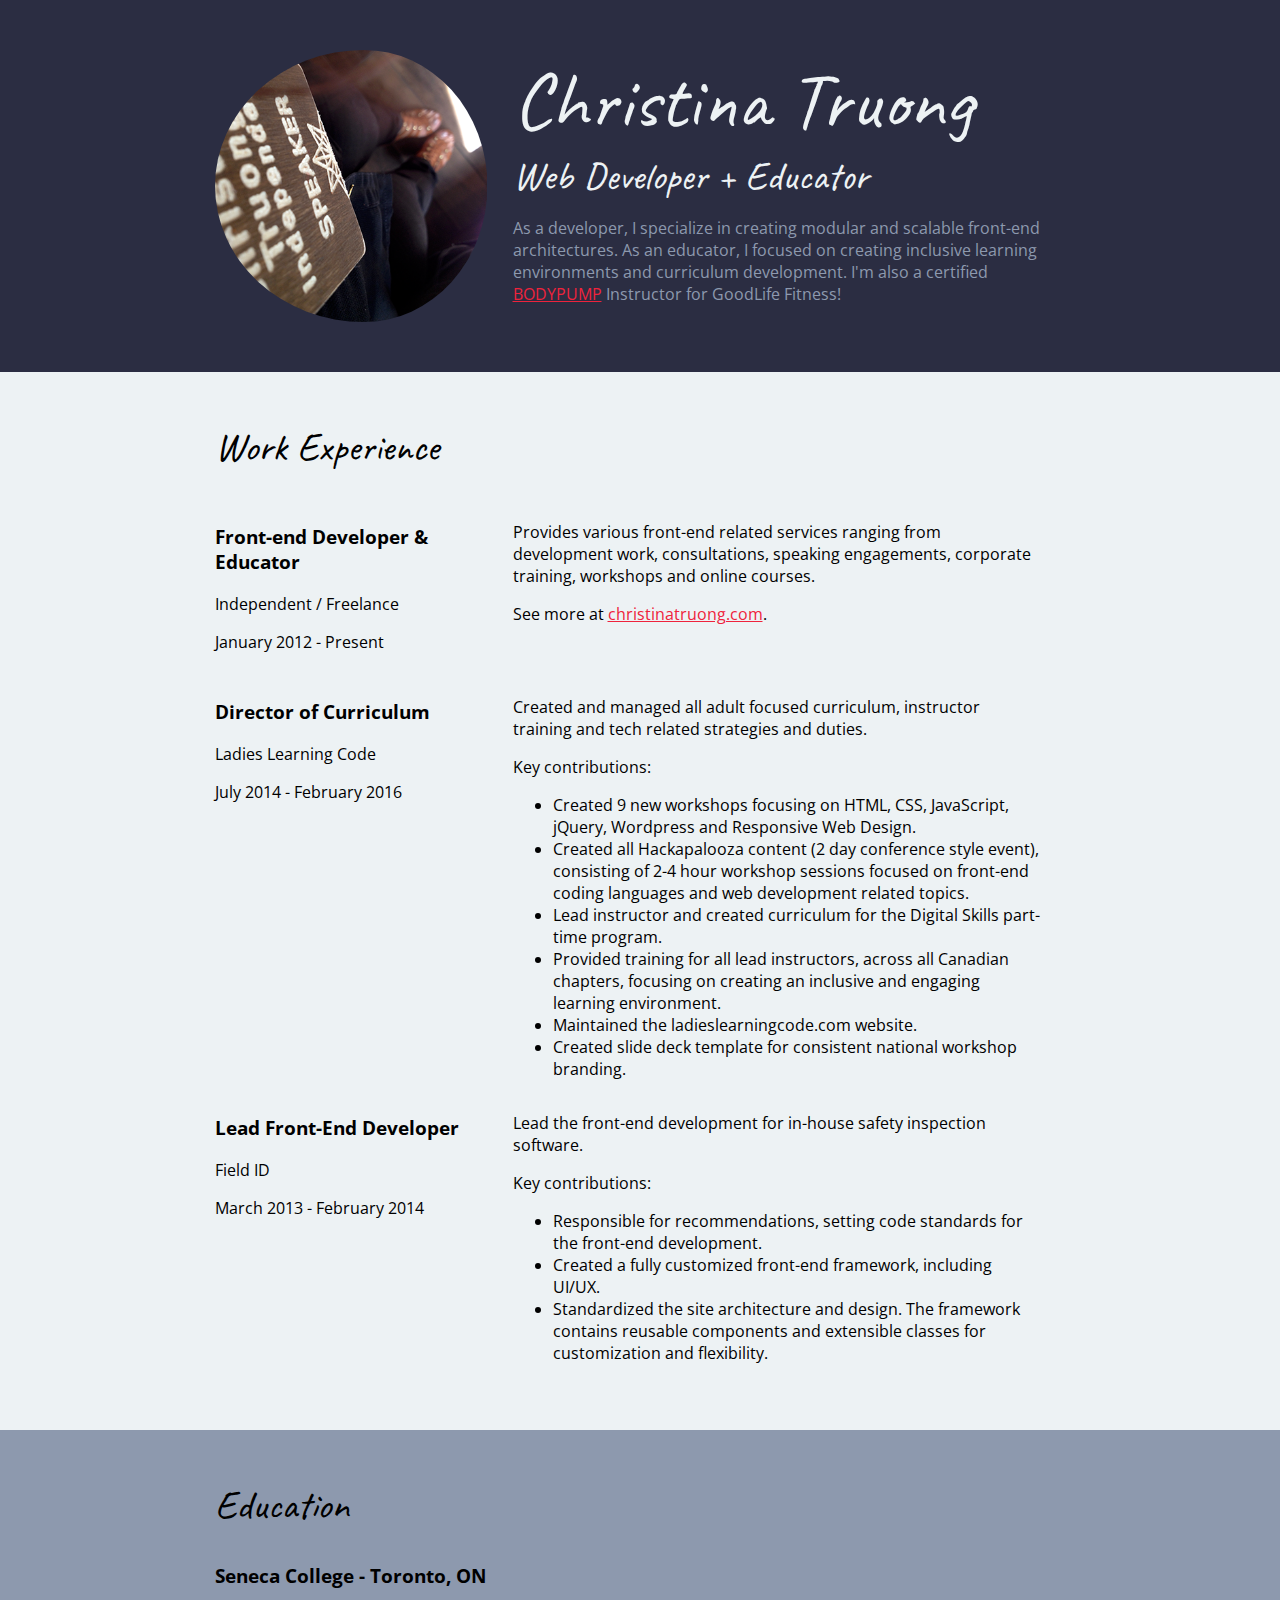
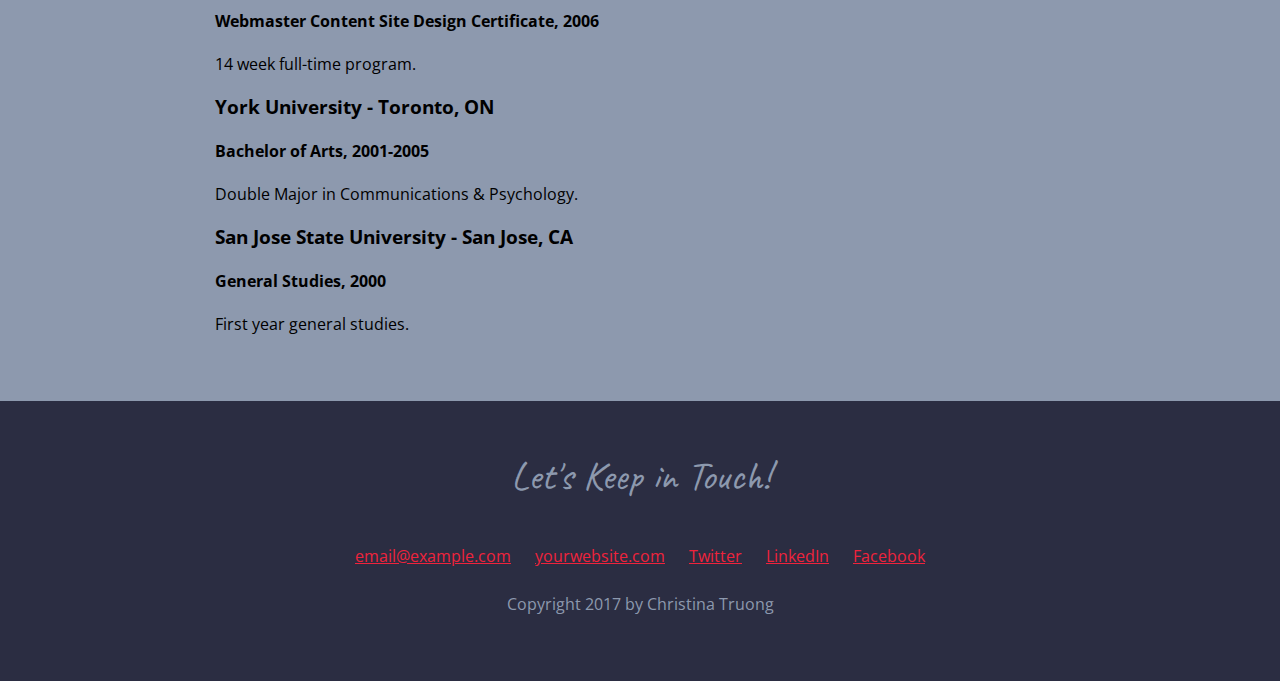
<file: Lynda/YTS-resume/css-resume-final/index.html>
<!DOCTYPE html>
<html lang="en">
<head>
    <meta charset="UTF-8">
    <meta name="viewport" content="width=device-width, initial-scale=1.0">
    <title>Christina Truong | Resume</title>
    <link href="https://fonts.googleapis.com/css?family=Caveat|Open+Sans:400,400i,700" rel="stylesheet">
    <link rel="stylesheet" href="css/styles.css">
</head>
<body>
    <!-- // Intro -->
    <header>
        <div class="content-wrap">
            <img class="profile-img column-narrow" src="images/christina-truong.png" alt="Christina Truong">
            
            <div class="column-wide">
              <h1>Christina Truong</h1>
              <h2>Web Developer + Educator</h2>
              <p>As a developer, I specialize in creating modular and scalable front-end architectures. As an educator, I focused on creating inclusive learning environments and curriculum development. I'm also a certified <a href="#">BODYPUMP</a> Instructor for GoodLife Fitness!</p>
            </div>
        </div>
    </header>
    
    <main> 
        <!-- // Work Experience -->
        <section class="work">
            <div class="content-wrap">
                <h2>Work Experience</h2>

                <!-- Job Details: copy this block to add more positions. -->
                <div class="column-narrow">
                    <h3>Front-end Developer & Educator</h3>
                    <p>Independent / Freelance</p>
                    <p>January 2012 - Present</p>
                </div>
                <div class="column-wide">
                  <p>Provides various front-end related services ranging from development work, consultations, speaking engagements, corporate training, workshops and online courses.</p>
                  <p>See more at <a href="http://christinatruong.com">christinatruong.com</a>.</p>
                </div>
                
                <!-- Job Details -->
                <div class="column-narrow">
                    <h3>Director of Curriculum</h3>
                    <p>Ladies Learning Code</p>
                    <p>July 2014 - February 2016</p>
                </div>
                
                <div class="column-wide">
                    <p>Created and managed all adult focused curriculum, instructor training and tech related strategies and duties.</p>

                    <p>Key contributions:</p>
                    <ul>
                        <li>Created 9 new workshops focusing on HTML, CSS, JavaScript, jQuery, Wordpress and Responsive Web Design.</li>
                        <li>Created all Hackapalooza content (2 day conference style event), consisting of 2-4 hour workshop sessions focused on front-end coding languages and web development related topics.</li>
                        <li>Lead instructor and created curriculum for the Digital Skills part-time program.</li>
                        <li>Provided training for all lead instructors, across all Canadian chapters, focusing on creating an inclusive and engaging learning environment.</li>
                        <li>Maintained the ladieslearningcode.com website.</li>
                        <li>Created slide deck template for consistent national workshop branding.</li>
                    </ul>
                </div>
                
                <!-- Job Details -->
                <div class="column-narrow">
                    <h3>Lead Front-End Developer</h3>
                    <p>Field ID</p>
                    <p>March 2013 - February 2014</p>
                </div>
                <div class="column-wide">
                    <p>Lead the front-end development for in-house safety inspection software.</p>
                    <p>Key contributions:</p>
                    <ul>
                        <li>Responsible for recommendations, setting code standards for the front-end development.</li>
                        <li>Created a fully customized front-end framework, including UI/UX.</li>
                        <li>Standardized the site architecture and design. The framework contains reusable components and extensible classes for customization and flexibility.</li>
                    </ul>
                </div>
            </div>
        </section>


        <!-- // Education -->
        <section class="education">
            <div class="content-wrap">
                <h2>Education</h2>

                <!-- School details: copy this block to add more schools. -->
                <h3>Seneca College - Toronto, ON</h3>
                <h4>Webmaster Content Site Design Certificate, 2006</h4>
                <p>14 week full-time program.</p>
                
                <h3>York University - Toronto, ON</h3>
                <h4>Bachelor of Arts, 2001-2005</h4>
                <p>Double Major in Communications & Psychology.</p>
                
                <h3>San Jose State University - San Jose, CA</h3>
                <h4>General Studies, 2000</h4>
                <p>First year general studies.</p>
            </div>
        </section>
    </main>
    
    <!-- // Footer & contact info -->
    <footer>
        <div class="content-wrap">
            <h2>Let's Keep in Touch!</h2>
            
            <!-- Social media and contact links. Add or remove any networks. -->
            <div class="contact-info">
                <a href="mailto:email@example.com">email@example.com</a>
                <a href="http://yourwebsite.com">yourwebsite.com</a>
                <a href="#">Twitter</a>
                <a href="#">LinkedIn</a>
                <a href="#">Facebook</a>
            </div>

            <p>Copyright 2017 by Christina Truong</p>
        </div>
    </footer>
</body>
</html>
</file>
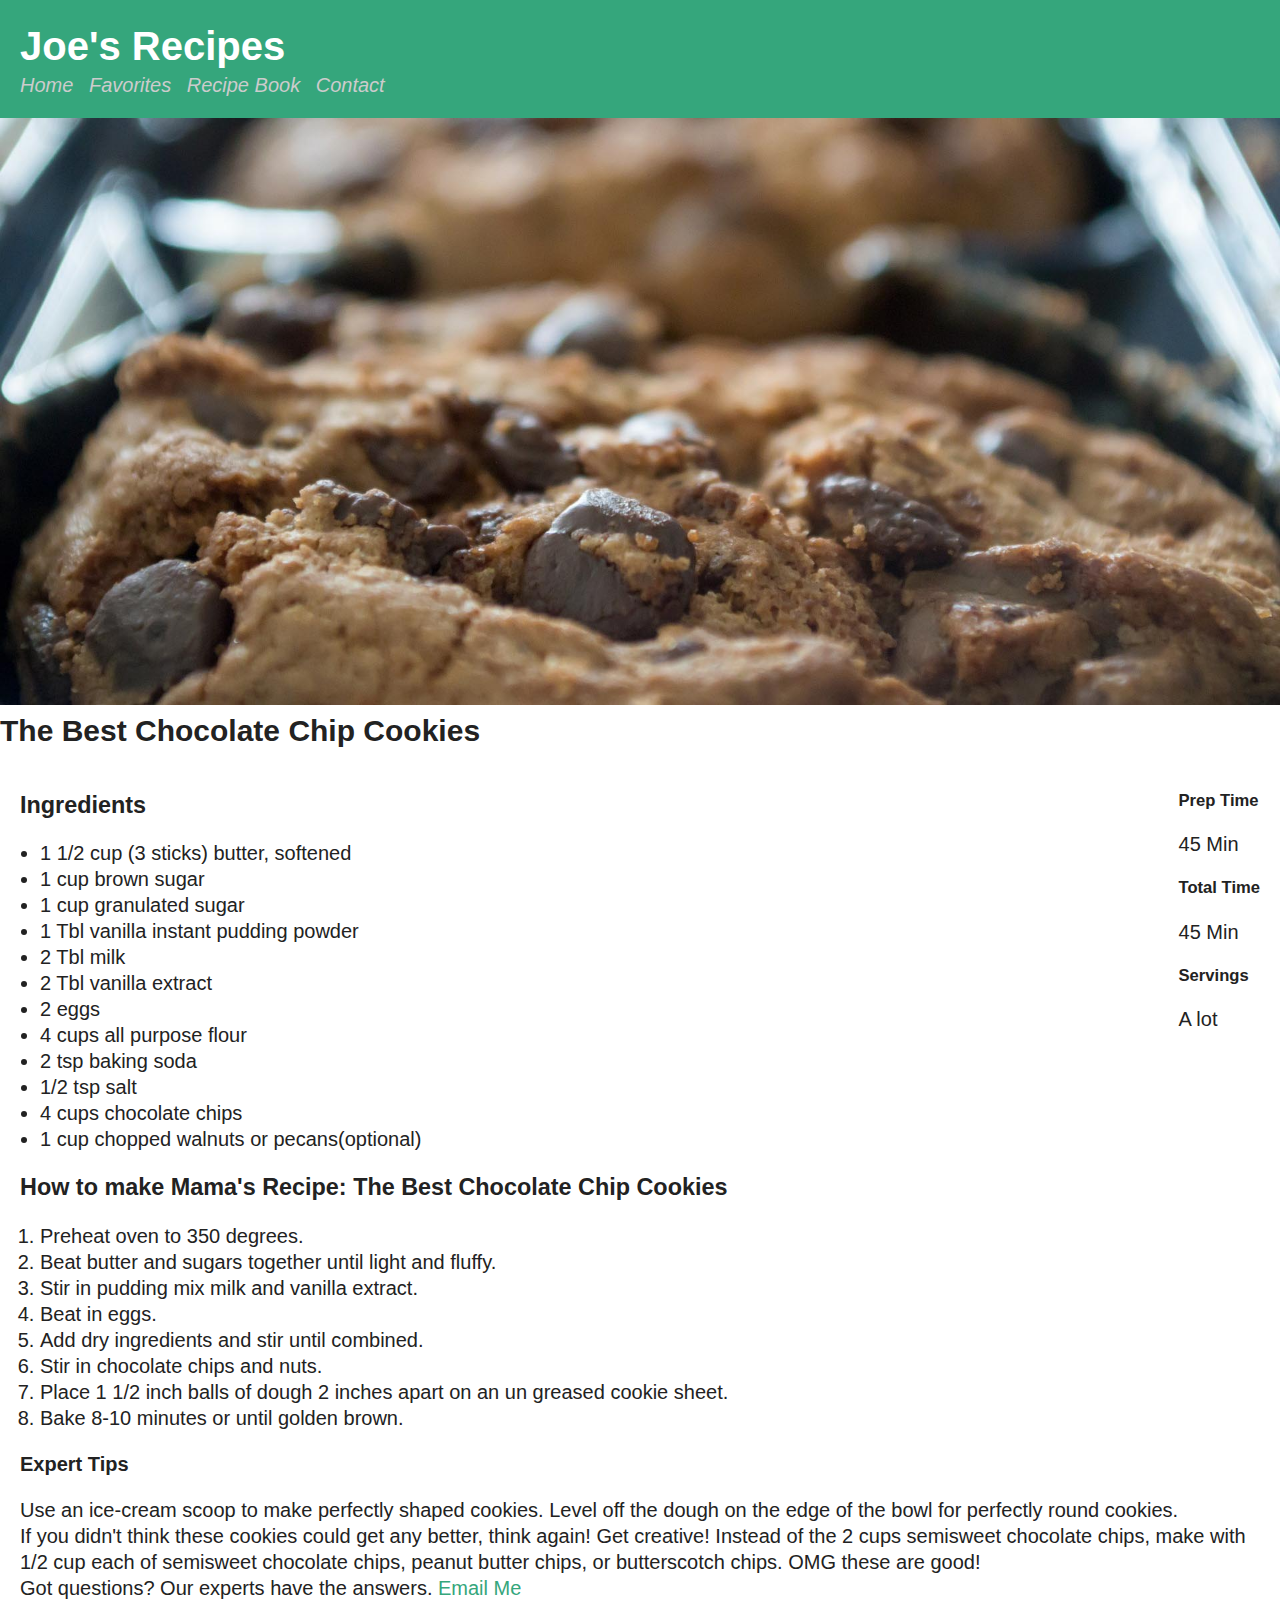
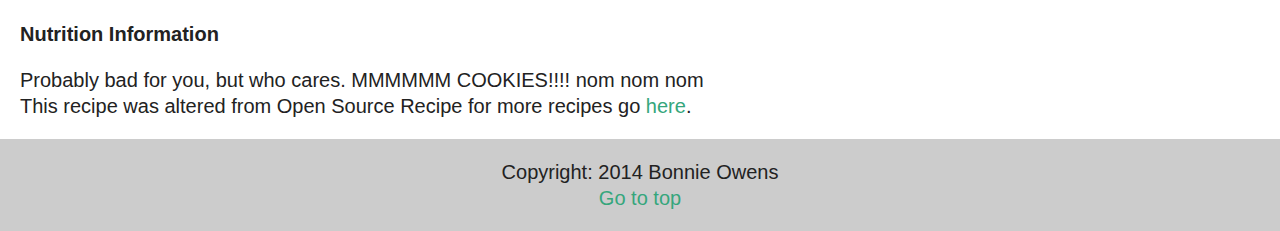
<file: Resources/Unit 3/week3/index.html>
<!DOCTYPE html>
<html>
	<head>
		<title>Joe's Recipes</title>

		<link rel="stylesheet" type="text/css" href="css/style.css">
	</head>

	<body>
		<header>
			<h1>Joe's Recipes</h1>

			<nav>
				<a href="#">Home</a>
				<a href="#">Favorites</a>
				<a href="#">Recipe Book</a>
				<a href="#">Contact</a>
			</nav>
		</header>

		<section>
			<img src="images/cookies.jpg" alt="Picture of Chocoloate Chip Cookies" title="Chocolate Chip Cookies">
			<h2>The Best Chocolate Chip Cookies</h2>
		</section>	

		<main>
			<aside>
				<h5>Prep Time</h5>
				<p>45 Min</p>

				<h5>Total Time</h5>
				<p>45 Min</p>

				<h5>Servings</h5>
				<p>A lot</p>
			</aside>

			<h3>Ingredients</h3>

			<ul>
			    <li>1 1/2 cup (3 sticks) butter, softened</li>
			    <li>1 cup brown sugar</li>
			    <li>1 cup granulated sugar</li>
			    <li>1 Tbl vanilla instant pudding powder</li>
			    <li>2 Tbl milk</li>
			    <li>2 Tbl vanilla extract</li>
			    <li>2 eggs</li>
			    <li>4 cups all purpose flour</li>
			    <li>2 tsp baking soda</li>
			    <li>1/2 tsp salt</li>
			    <li>4 cups chocolate chips</li>
			    <li>1 cup chopped walnuts or pecans(optional)</li>
			</ul>

			<h3>How to make Mama's Recipe: The Best Chocolate Chip Cookies</h3>
			
			<ol>
			    <li>Preheat oven to 350 degrees.</li>
			    <li>Beat butter and sugars together until light and fluffy.</li>
			    <li>Stir in pudding mix milk and vanilla extract.</li>
			    <li>Beat in eggs.</li>
			    <li>Add dry ingredients and stir until combined.</li>
			    <li>Stir in chocolate chips and nuts.</li>
			    <li>Place 1 1/2 inch balls of dough 2 inches apart on an un greased cookie sheet.</li>
			    <li>Bake 8-10 minutes or until golden brown.</li>
			</ol>

			<h4>Expert Tips</h4>

			<p>Use an ice-cream scoop to make perfectly shaped cookies. Level off the dough on the edge of the bowl for perfectly round cookies.</p>

			<p>If you didn't think these cookies could get any better, think again! Get creative! Instead of the 2 cups semisweet chocolate chips, make with 1/2 cup each of semisweet chocolate chips, peanut butter chips, or butterscotch chips. OMG these are good!</p>

			<p>Got questions? Our experts have the answers. <a href="mailto:fakeperson@fakeemail.com">Email Me</a></p>

			<h4>Nutrition Information</h4>

			<p>Probably bad for you, but who cares. MMMMMM COOKIES!!!! nom nom nom</p>

			<p>This recipe was altered from Open Source Recipe for more recipes go <a href="http://www.opensourcefood.com">here</a>.</p>
		</main>

		<footer>
			<p>Copyright: 2014 Bonnie Owens</p>

			<p><a href="#">Go to top</a></p>
		</footer>
	</body>
</html>
</file>
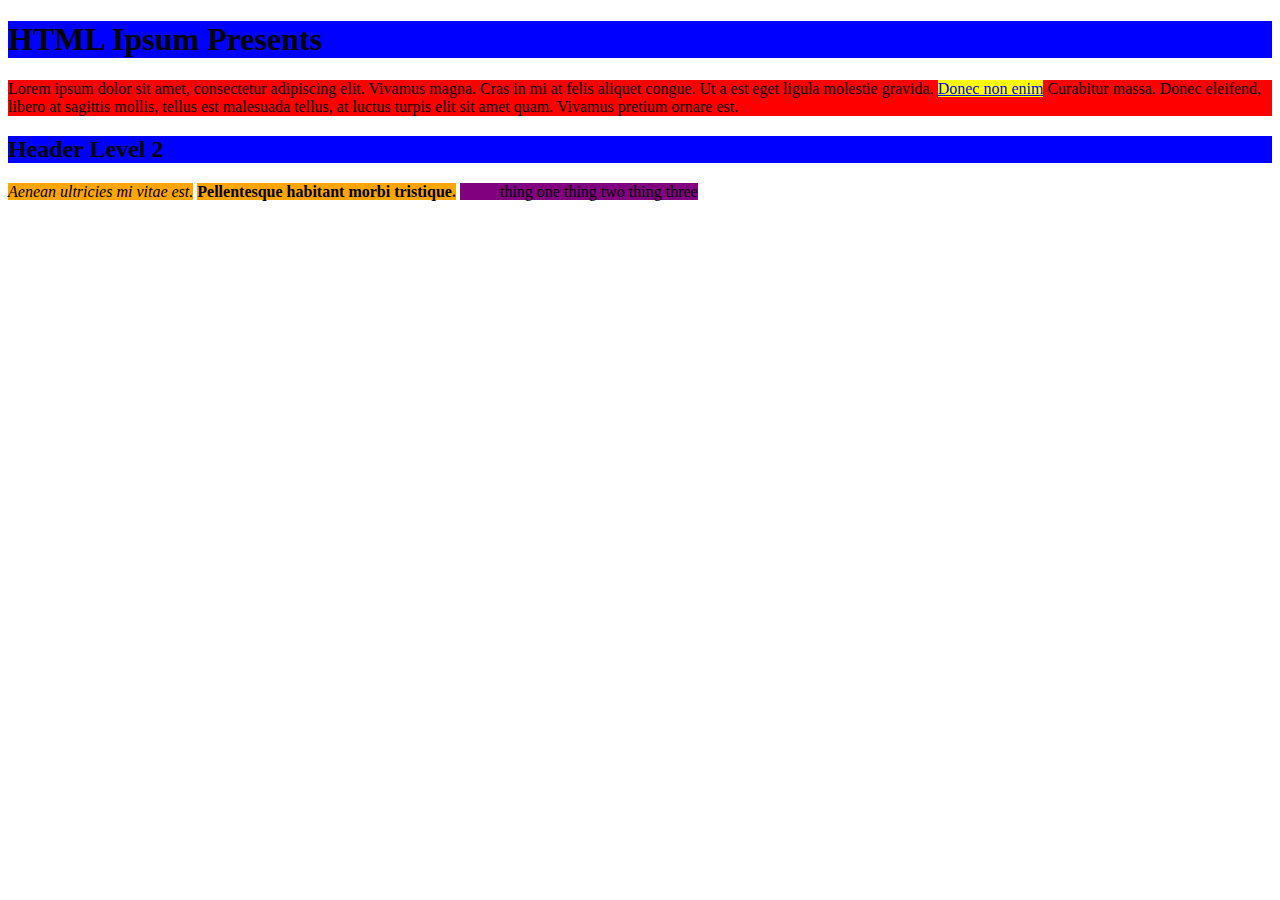
<file: Resources/Unit 5/Inline and Block/index.html>
<!DOCTYPE html>
<html>
	<head>
		<title>Inline versus Block</title>

		<link rel="stylesheet" type="text/css" href="css/style.css">
	</head>

	<body>
		<h1>HTML Ipsum Presents</h1>

		<p>Lorem ipsum dolor sit amet, consectetur adipiscing elit. Vivamus magna. Cras in mi at felis aliquet congue. Ut a est eget ligula molestie gravida. <a href="#">Donec non enim</a> Curabitur massa. Donec eleifend, libero at sagittis mollis, tellus est malesuada tellus, at luctus turpis elit sit amet quam. Vivamus pretium ornare est.</p>

		<h2>Header Level 2</h2>
		
		<em>Aenean ultricies mi vitae est.</em>
		<strong>Pellentesque habitant morbi tristique.</strong> 

		<ul>
 			 <li>thing one</li>
  			<li>thing two</li>
  			<li>thing three</li>
		</ul>

	</body>

</html>
</file>
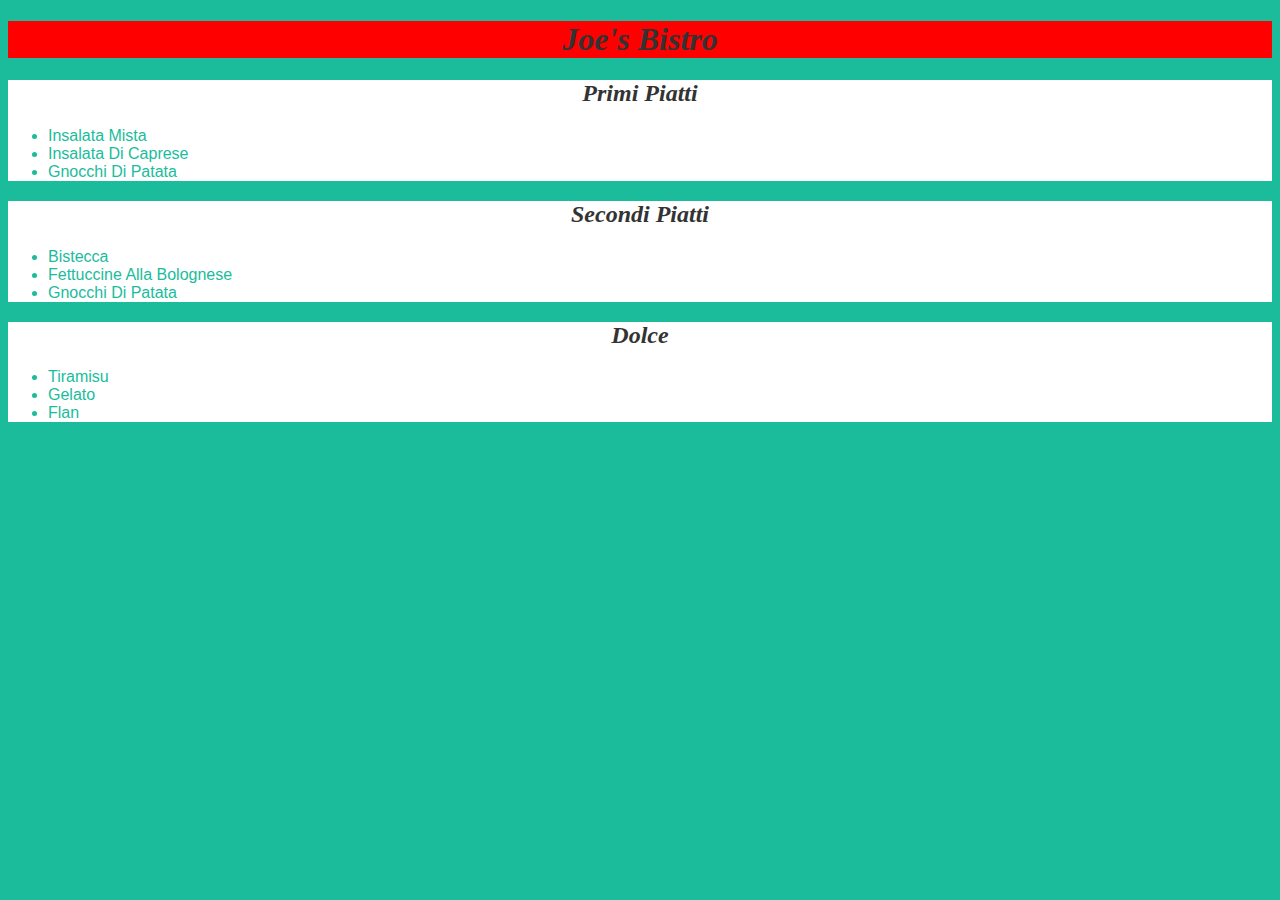
<file: Resources/Unit 5/Joe's Bistro 2/index.html>
<!DOCTYPE html>
<html>
  <head>
    <title>Joe's Bistro</title>

    <link rel="stylesheet" type="text/css" href="css/style.css">
  </head>

  <body>
    
    <div>
      <h1>Joe's Bistro</h1>
    </div>
  
    <div>
      <h2>Primi Piatti</h2>
        <ul>
          <li>Insalata Mista</li>
          <li>Insalata Di Caprese</li>
          <li>Gnocchi Di Patata</li>
        </ul>
    </div>

    <div>
      <h2>Secondi Piatti</h2>
         <ul>
          <li>Bistecca</li>
          <li>Fettuccine Alla Bolognese</li>
          <li>Gnocchi Di Patata</li>
        </ul>
    </div>
  
    <div>
     <h2>Dolce</h2>
        <ul>
          <li>Tiramisu</li>
          <li>Gelato </li>
         <li>Flan</li>
        </ul>
    </div>

  </body>

</html>
</file>
<file: unit_1/css/style.css>
body {
    background-color: #A3CDDB;
    text-align: center;
    font-family: Verdana, Geneva, sans-serif;
}

h1 {
	background-color: white;
    color: #526277;
    font-size: 70pt

}

h2 {
    color: #00655B;
    font-size: 30pt
}

p {
	background-color: #ee2e60;
    color: white;
}
</file>
<file: unit_10/Best-Fashion-Retailers/css/style.css>
@import url(https://fonts.googleapis.com/css?family=Montserrat:200,300,400,600,700);

@font-face{
	font-family: "Graphik";
	src:	url(../fonts/Graphik/Graphik-Black.otf),
			url(../fonts/Graphik/Graphik-Bold.otf),
			url(../fonts/Graphik/Graphik-Light.otf),
			url(../fonts/Graphik/Graphik-Medium.otf),
			url(../fonts/Graphik/Graphik-Regular.otf),
			url(../fonts/Graphik/Graphik-RegularItalic.otf),
			url(../fonts/Graphik/Graphik-BoldItalic.otf),
}

/* Colour pallette

Colour 1: #2D102D
Colour 2: #82204A
Colour 3: #3690A0
Colour 4: #F7EA85
Colour 5: #EFF7FF

--------------------------------*/



/*Global Styles
-----------------------------------*/


*{
	margin:0;
	padding:0;
	box-sizing:border-box;
}

body{
	font-family: 'Graphik-Regular', Arial, sans-serif;
	margin-right: auto;
	margin-left: auto;
	background-color: #eaeaea;
	font-size: 16px;
}

header{
		background-color: #2dc2db;
}

header #part{
	background:url(https://yaelt.github.io/unit_10/Best-Fashion-Retailers/Images/hero.jpg) no-repeat center center scroll;
	-webkit-background-size: cover;
	-moz-background-size: cover;
	-o-background-size: cover;
	background-size: cover;
/*	height:200px;*/
	padding:20px 0;
	margin: auto;
	width: 600px;
}

header a{
	color: white;
	text-decoration: underline;
	width: 600px
}


a{
	/*text-decoration: none;*/
	color: #04c2db;
}
header a:link{

	color:#fff;
	padding:0 32px;
	font-size: .8em;
	text-align: center;
	text-transform: uppercase;
	letter-spacing: .2em;
	-webkit-transition:color ease-in-out .4s;
	-moz-transition:color ease-in-out .4s;
	-o-transition:color ease-in-out .4s;
	transition:color ease-in-out .4s;
}

header a:visited{
	color: #fff;
}

header a:hover{
	color: #2a00ff;
}

header a:active{
	color: #2a00ff;
}


header h3{
	font-weight: 200;
}


main{
	width: 600px;
	margin: auto;
}

footer{

}

footer p{
	color: #a8a8a8;
	font-weight: 200;
	font-size: .7em;
	margin-left: auto;
	margin-right: auto;
	width: 600px;
}

/* text styles
-----------------------------------*/

h1{
	color: white;
	font-weight: 600;
	font-size: 3.5em;
}

h2{
	 color: #04c2db;
	font-weight: 400;
	margin-top: 2em;
}



p{
	line-height: 1.5em;
}

strong{
	font-weight: 400;
}

/* Classes and ID styles
-----------------------------------*/

#social{
	/*align-content: center;*/
	margin: auto;
	/*background-color: green;*/
	width: 80%;
}

#social a {
	margin: .5em;
	padding: 1em;
	/*background-color: red; */

}
</file>
<file: unit_3/YTS/style.css>
body{

	background-image: url("https://raw.githubusercontent.com/YaelT/yaelt.github.io/master/unit_3/YTS/images/bg1.png");
	background-size: cover;
    text-align: center;
    font-family: Verdana, Geneva, sans-serif;
}

h1 {
    color: white;
    font-size: 30pt

}

h2 {
    color: #00655B;
    font-size: 30pt
}

p {
	background-color: #ee2e60;
    color: white;
}
</file>
<file: unit_4/YTS/style.css>
*{

	padding: 0;
	margin: 0;
	font-style: normal;
	font-weight: 100;
}

body{
	font-family: Raleway, Arial, sans-serif;
	font-size: 16px;
	color: rgba(46, 55, 59, 1);
	line-height: 30px;

}

nav a{
	float: right;
	text-transform: uppercase;
	font-size: 14px;
	padding: 4px 12px 5px 12px;
/*	padding-top: 4px;
	padding-right: 15px;
	padding-bottom: : 5px;
	padding-left: 15px;*/
	border: 2px solid #033D9F;
}


.imgGrid {
	width: 300px
}

h1{
	font-weight: 300;
}
h2{
	font-style: normal;
}

h3{
	font-style: normal;
}

a{
	color: #033D9F;
	text-decoration: none;
}

img{
	width: 30%;
	padding-top: 40px;

}

aside{
	float: right;
}


header{
	margin: 20px;
}

main{
	margin: 20px;
}


footer{

	background-color: rgba(46, 55, 59, 0.2);
	color: rgba(46, 55, 59, .4);
	padding: 10px;
	text-align: center;

}

#wrapper{
	/*width: 1080px;*/
	margin-left: auto;
	margin-right: auto;
}



 /* This is a CSS note */
</file>
<file: unit_4/YTS2/style.css>
*{

	padding: 0;
	margin: 0;
	font-style: normal;
	font-weight: 100;
}

body{
	font-family: Raleway, Arial, sans-serif;
	font-size: 16px;
	color: rgba(46, 55, 59, 1);
	line-height: 30px;

}

nav a{
	float: right;
	text-transform: uppercase;
	font-size: 14px;
	padding: 4px 12px 5px 12px;
/*	padding-top: 4px;
	padding-right: 15px;
	padding-bottom: : 5px;
	padding-left: 15px;*/
	border: 2px solid #033D9F;
}


.imgGrid {
	width: 300px
}

h1{
	font-weight: 300;
}
h2{
	font-style: normal;
}

h3{
	font-style: normal;
}

a{
	color: #033D9F;
	text-decoration: none;
}

img{
	width: 30%;
	padding-top: 40px;

}

aside{
	float: right;
}


header{
	margin: 20px;
}

main{
	margin: 20px;
}


footer{

	background-color: rgba(46, 55, 59, 0.2);
	color: rgba(46, 55, 59, .4);
	padding: 10px;
	text-align: center;

}

#wrapper{
	/*width: 1080px;*/
	margin-left: auto;
	margin-right: auto;
}



 /* This is a CSS note */
</file>
<file: unit_5/YTS3/css/style.css>
@import url('https://fonts.googleapis.com/css?family=Raleway:300,500');
*{

	padding: 0;
	margin: 0;
	box-sizing:border-box;
	}

body{
	font-family: Raleway, Arial, sans-serif;
	font-size: 16px;
	color: #333;
	line-height: 1.2;
}

main{
<<<<<<< HEAD

	margin: 20px;
	/*background: blue;*/
	max-width: 1000px;
=======
	margin: auto;
	/*background: orange;*/
	max-width: 1200px ;
	padding: 1em;
	
>>>>>>> c4c306038a7139b341815259757ac497f82c59b2
}

aside{
	margin: 20px;
	/*background: blue;*/

}

nav a {
	text-transform: uppercase;
<<<<<<< HEAD
	font-size: 14px;
	margin:0 .5em;
=======
	font-size: 1em;
	color: #033D9F;
	text-decoration: none;
	margin: .4em;
>>>>>>> c4c306038a7139b341815259757ac497f82c59b2
	padding: 5PX 10PX;
	border: 2px solid #033D9F;
	}

nav a:hover { 
    background-color: #033D9F;
    color: white;
}	

	nav{
	float: right;
	margin: 1em;
	}

nav a:hover{
		outline: 1px solid #033D9F;

}

header{
	/*background: orange;*/
	max-width: 1200px;
	min-height: 6em;
	padding: 2em 1em;
	margin: auto;
}


h1{

}
<<<<<<< HEAD

h2{
	margin:20px 0;
/*	color: #033D9F;
*/}
=======
>>>>>>> c4c306038a7139b341815259757ac497f82c59b2

h2{
	margin: 16px 0 20px;
	color: #033D9F;
	text-transform: uppercase;
}


h3 {
	font-size: 1.2em;
	margin: 1em 0 0 0;
	line-height: 1em;
}

h1+h3{
	margin: 0;
}

h4{
	font-size: .9em;
	color: #555555;
	padding: .3em 0 .8em;
}



footer{

	background-color: rgba(46, 55, 59, 0.2);
	color: rgba(46, 55, 59, .4);
	padding: 20px;
	text-align: center;
}

.clearfix:after{
	visibility: hidden;
	height: 0;
	font-size: 0;
	content: " ";
	display: block;
	clear: both;
	}

#section1{
	/*background-color: yellow;*/
	margin: auto;
}

#section2{
	/*background-color: yellow;*/
	margin: auto;
}

.part{
	/*background-color: grey;*/
	float: left;
	margin: 1%;
	width: 31.3%;
	min-height: 45em
}

.part img{
	width: 100%;
}

.projects{
	margin: auto;
	/*background-color: blue;*/
	width: 100%;
}

.about{
	/*width: 40%;*/
	/*float: left;*/
	/*background-color: green;*/
}

.about img{
	width: 10%;
	float: left;
<<<<<<< HEAD
	padding-bottom: 20px;
	/*margin: 0 10px;*/
	/*background: red;*/
}

.projects:nth-of-type(2){
	margin: 0 10px;
}

.projects:nth-of-type(5){
	margin: 0 10px;
}

#projects{
	width: 700px;
	background: orange;
=======
	/*display: block;*/
	padding: 0 1em 0 0;
}



.about>p{
	/*background-color: red;*/
	width: 23%;
	float: left;
	/*display: inline;*/
	padding-right: 2em;
	font-size: .8em;
>>>>>>> c4c306038a7139b341815259757ac497f82c59b2
}


/* This is a CSS note */
</file>
<file: unit_8/YTS4/css/style.css>
@import url('https://fonts.googleapis.com/css?family=Raleway:300,500,700');

*{
	padding: 0;
	margin: 0;
	box-sizing:border-box;
}

body{
	font-family: Raleway, Arial, sans-serif;
	font-size: 17px;
	/*color: #033D9F;*/
	line-height: 1.3;
}


nav a {
	text-transform: uppercase;
	font-size: 1em;
	color: #033D9F;
	text-decoration: none;
	margin: .4em;
	padding: 5PX 10PX;
	border: 2px solid #033D9F;
}
	nav a:hover { 
	background-color: #033D9F;
	color: white;
}


nav{
	float: right;
	margin:  1rem 0;
}

header{
/*background: orange;*/
	max-width: 1200px;
	min-height: 6em;
	padding: 2em 1rem;
	margin: auto;
}


h1{
	font-size: 2em;
}

h2{
	/*margin: 1%;*/
	color: #033D9F;
	padding: 1rem;
	text-transform: uppercase;
}


h3 {
	font-size: 1.2em;
	margin: 1em 0 0 0;
	line-height: 1;
}

h1+h3{
	margin: 0;
}

h4{
	font-size: .9em;
	color: #555555;
	padding: .3em 0 .8em;
	font-weight: 300;
}

p + p {
    margin-top: .5em;
}

b{
	font-weight: 700;
}

footer{
	background-color: rgba(46, 55, 59, 0.2);
	color: rgba(46, 55, 59, .4);
	padding: 1em 0 2em;
	text-align: center;
}

aside{
	background-color: rgba(46, 55, 59, 0.05);
}

hr{
	height: 12px;
    border: 0;
    box-shadow: inset 0 12px 12px -12px rgba(0, 0, 0, 0.5);
    display: none;
    margin-top: 2em;
}

#section1{
	margin: auto;
	/*background: orange;*/
	max-width: 1200px;
	/* padding: 1em; */
}

#about{
	padding: 1em;
	background-color: rgba(46, 55, 59, 0.04);
}

.clearfix:after{
	visibility: hidden;
	height: 0;
	font-size: 0;
	content: " ";
	display: block;
	clear: both;
}

#section2{
	width: 100%;
	margin: auto;
	max-width: 1200px;
	padding: 1%
}


.part{
	/*background-color: grey;*/
	float: left;
	padding: 1rem;
	width: 33.33%;
	min-height: 39rem;
}

.part img{
	width: 100%;
}

.projects{
	margin: auto;
	/*background-color: blue;*/
	width: 100%;
}

.about{
	/*width: 40%;*/
	/*float: left;*/
	/*background-color: green;*/
}

.yts img{
	width: 90px;
	float: left;
	/*display: block;*/
	margin: 0 1em 0 0.2em;
}

.yts{
	width: 30%;
	/*background-color: red;*/
	float: left;
	margin: 1%;
}

.location{
	width: 66%;
	/*background-color: green;*/
	float: left;
	margin: 1%;
}

.yts>p{
	/*background-color: red;*/


float: left;
	/*display: inline;*/
	font-size: .8em;
}


@media only screen and (max-width: 1000px) {

	body{
		font-size: 16px;
	}

	.part{
		width: 50%;
		min-height: 43em;
	}


	.location{
		width: 48%;
	}

	.yts{
		width: 48%;
	}

}




@media only screen and (max-width: 768px) {

	body{
		font-size: 18px;
		line-height: 1.5;
	}

	h1 {
		font-size: 3em;
	}

	h3{
		margin: 2em 0 0 0;
	}

	h1+h3 {
		line-height: 2.5;
	}

	nav{
		float: none;
		margin: 0 0 3em 0;
		text-align: right;
	}

	.part{
		/*min-height: 8rem;*/
		width: 100%;
		height: auto;
		/*float: none;*/
		margin-bottom: 2rem;
		/*border-bottom: 1px solid #033D9F;*/

	}

	hr {
		display: block;
    }


	.location{
		width: 100%;
		float: none;
	}

	.yts{
		width: 100%;
		min-height: 10em;
		float: none;
		margin-bottom: 1em; 
	}

	.yts img{
		width: 120px;
	}


	.yts>p{
		/*background-color: red;*/

		float: left;
		/*display: inline;*/
		font-size: .8em;
		line-height: 1.6;
	}
}

@media only screen and (max-width: 600px) {

	h1 {
		font-size: 9vw;
	}

	h3 {
		font-size: 4vw;
	}



}




/* This is a CSS note */
</file>
<file: Lynda/YTS-resume/css-resume-final/css/styles.css>
/* Global styles 
------------------------------------*/
/* border box fix */
html {
  box-sizing: border-box;
}
*, *:before, *:after {
  box-sizing: inherit;
}

body {
  font-family: 'Open Sans', sans-serif;
  margin: 0;
}
a {
    color: #EF233C;
}
a:hover {
    text-decoration: none;
}
h1, h2 {
  font-family: 'Caveat', cursive;
  font-weight: 400;
}
h1 {
  font-size: 80px;
}
h2 {
  font-size: 40px;
  margin-top: 0;
}
.content-wrap {
  max-width: 950px;
  margin: 0 auto;
  padding: 50px;
  overflow: hidden;
}

.column-narrow {
  width: 35%;
  float: left;
  padding-right: 3%;
  min-height: 175px;
}
.column-wide {
  width: 62%;
  float: left;
  min-height: 175px;
}



/* Header & Footer 
------------------------------------*/
header, 
footer {
  background: #2B2D42;
  color: #8D99AE;
}
header h1,
header h2 {
    color: #EDF2F4;
    margin: 0;
}

/* Header styles only */
header {
  /*text-align: center;*/
}
.profile-img {
  /*width: 300px;*/
  border-radius: 50%;
  /*float: left;*/
  /*margin-right: 30px;*/
}

/* Footer styles only */
footer {
  text-align: center;
}
.contact-info a {
  padding: 10px;
  display: inline-block;
}



/* Work Experience
------------------------------------*/
.work {
    background: #EDF2F4;
}


/* Education
------------------------------------*/
.education {
    background: #8D99AE;
}
</file>
<file: Resources/Unit 3/week3/css/style.css>
* {
	padding: 0;
	margin: 0;
}

body {
	font-family: Helvetica, Arial, sans-serif;
	font-size: 20px;
	color: #222222;
	line-height: 1.3;
}

header {
	background-color: #35A67C;
	padding: 20px;
}

h1 {
	color: #ffffff;
}

a {
	color: #35A67C;
	text-decoration: none;
}

nav a {
	color: #cccccc;
	font-style: italic;
	margin-right: 10px;
}

img {
	width: 100%;
}

main {
	padding: 20px;
}

ul, ol {
	padding-left: 20px;
}

footer {
	background-color: #cccccc;
	padding: 20px;
	text-align: center;
}

h3, h4, h5 {
	margin: 20px 0;
}

aside {
	float: right;
}
</file>
<file: Resources/Unit 5/Inline and Block/css/style.css>
h1, h2 {
  background-color: blue;
}

p {
  background-color: red;
}

ul {
 background-color: purple;
 display:inline;
}

li {
 background-color: purple;
 display:inline;
}

a {
  background-color: yellow;
}

strong, em {
  background-color: orange;
}
</file>
<file: Resources/Unit 5/Joe's Bistro 2/css/style.css>
body {
  background-color: #1abc9c;
  font-family: Arial, sans-serif;
}

h1, h2 {
  font-family: Georgia, serif;
  font-style: italic;
  color: #333333;
  text-align: center;
}

h1 {
  background-color:red;
}

ul {
  color: #1abc9c;
}

div {
  background-color: white;
}
</file>
